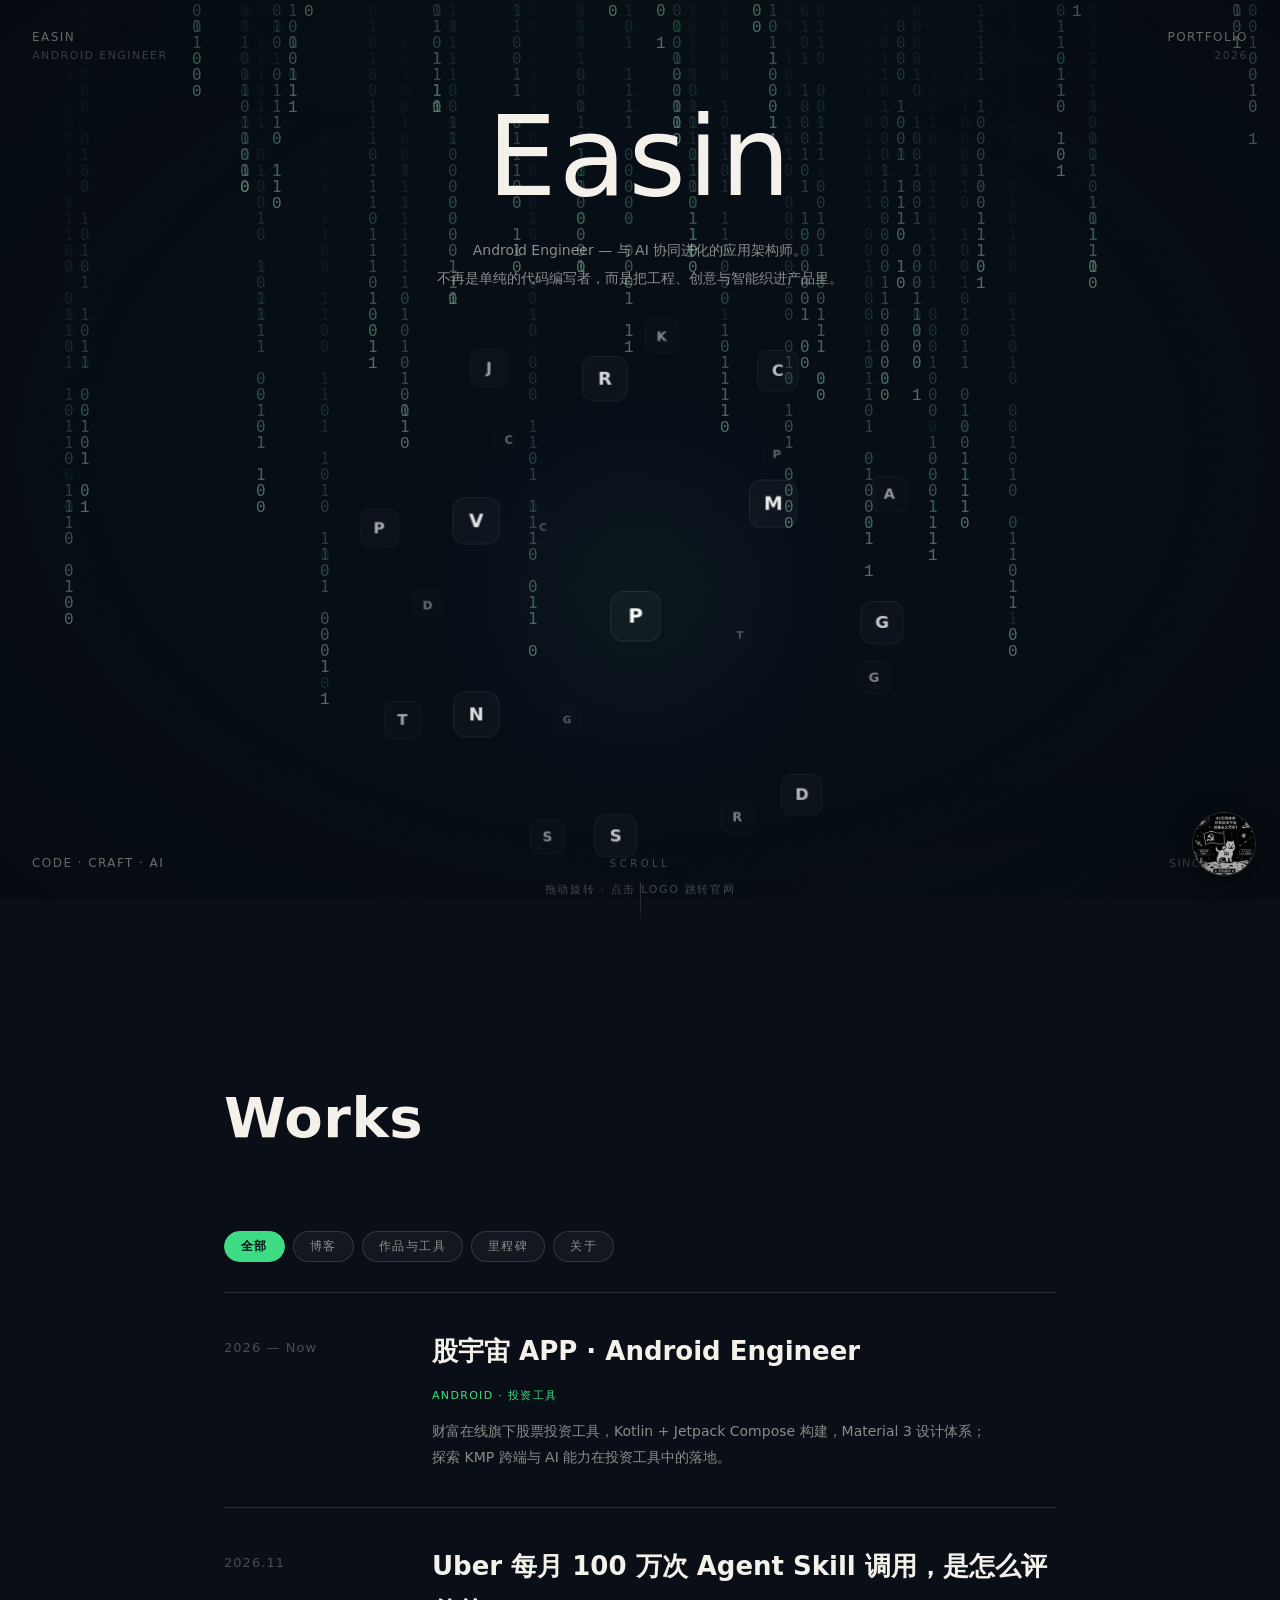
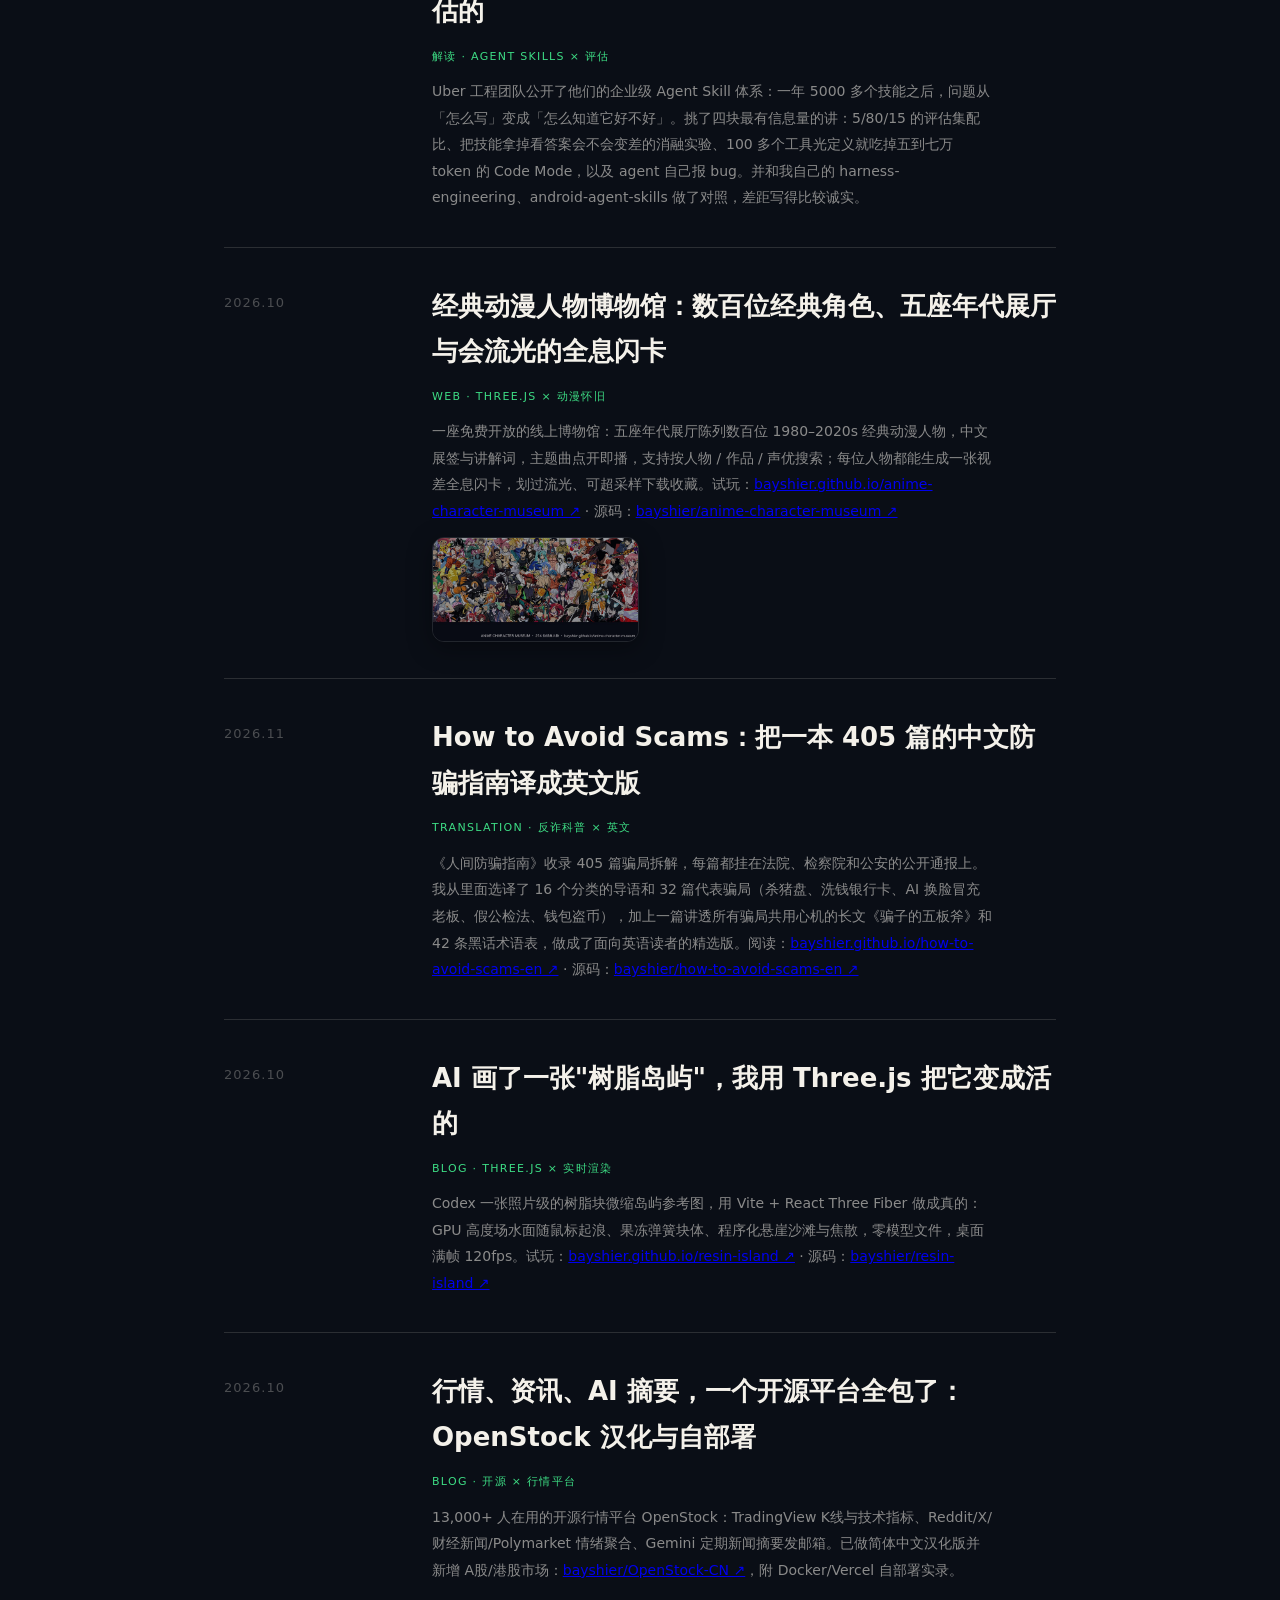
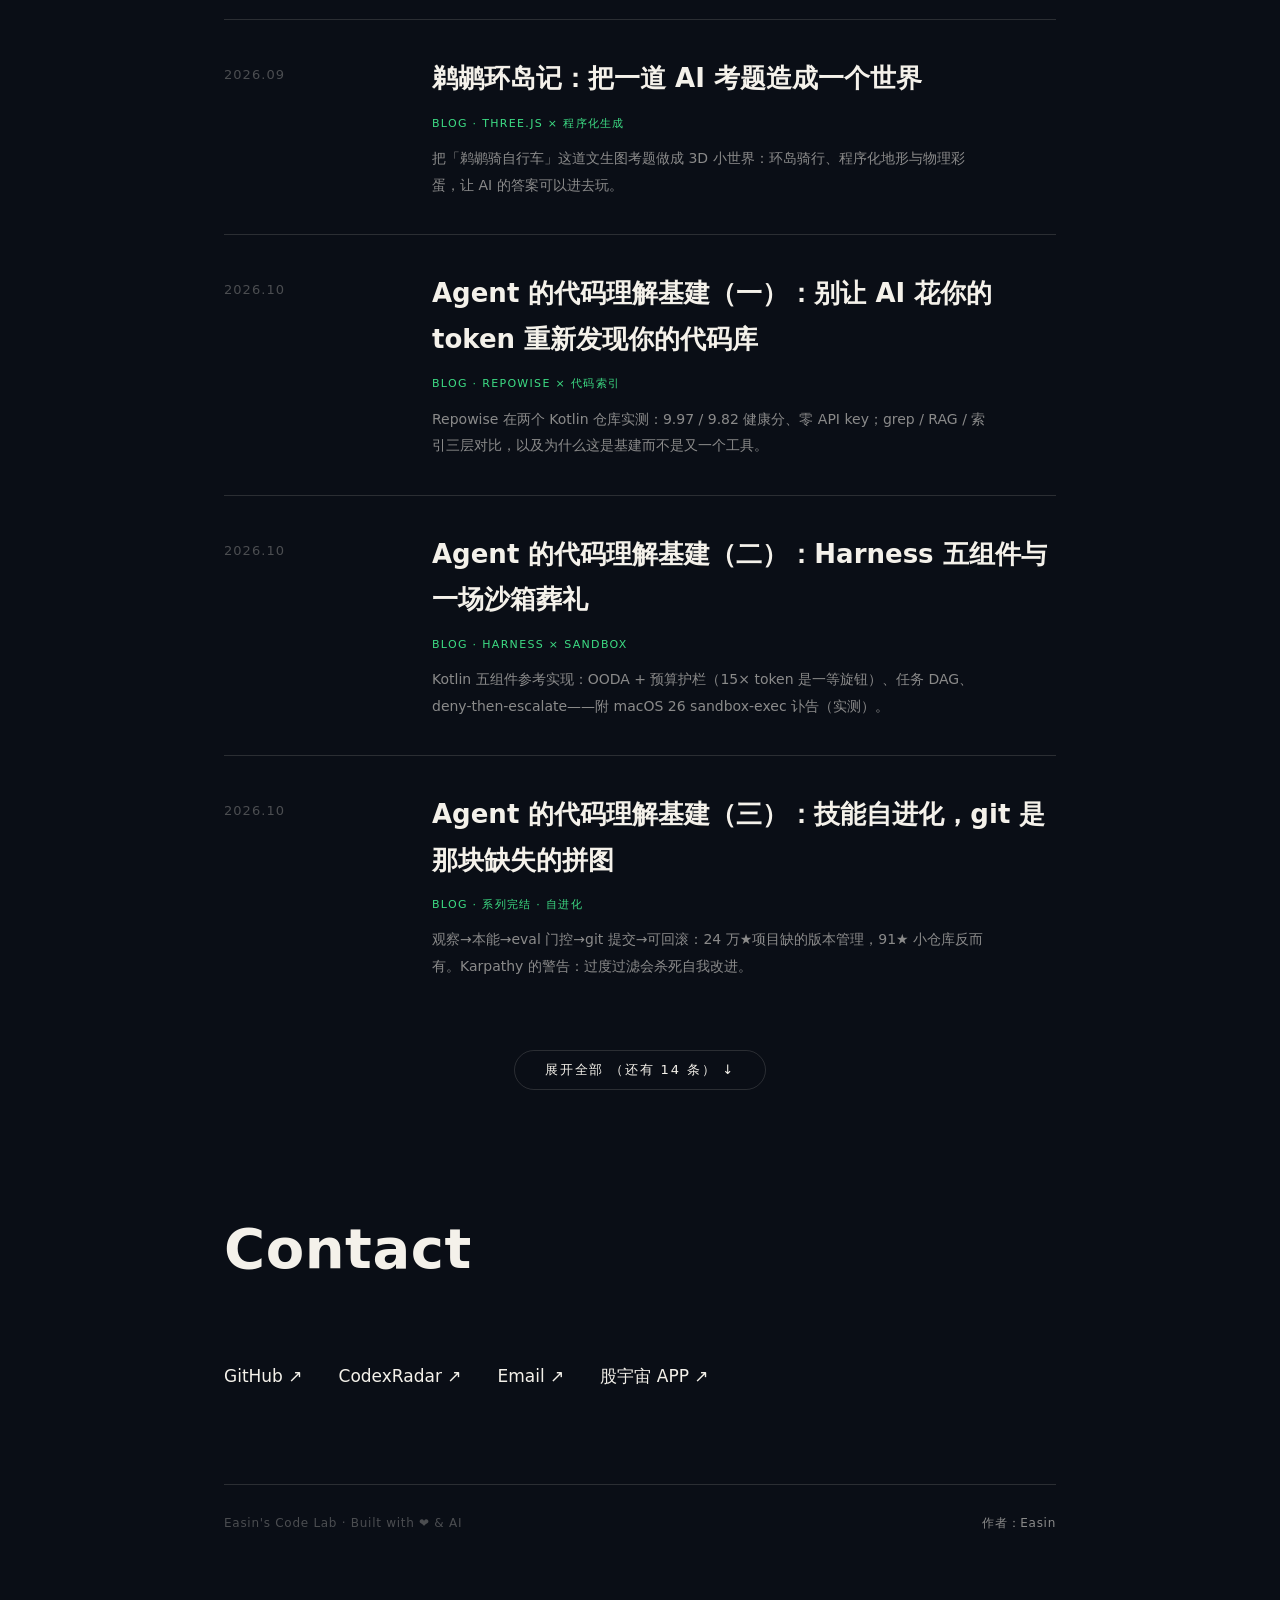
<file: index.html>
<!DOCTYPE html>
<html lang="zh-CN">

<head>
    <meta charset="UTF-8">
    <meta name="viewport" content="width=device-width, initial-scale=1.0">
    <meta name="description" content="Easin — Android Engineer · Kotlin ✦ Compose · AI-Powered">
    <meta name="theme-color" content="#0a0e16">
    <title>Easin — Code · Craft · AI</title>
    <link rel="shortcut icon" href="icon_logo.png" type="image/png">
    <link rel="icon" href="icon_logo.png" type="image/png">
    <link rel="stylesheet" href="css/easin.css?v=20261015">
</head>

<body>
    <!-- ===== 黑客帝国数字雨背景（canvas 2D，参考经典 matrix rain 实现） ===== -->
    <canvas id="matrix-rain" aria-hidden="true"></canvas>

    <!-- ===== 角落标签（编辑风格） ===== -->
    <div class="corner corner-tl" aria-hidden="true">Easin<br><span>Android Engineer</span></div>
    <div class="corner corner-tr" aria-hidden="true">Portfolio<br><span>2026</span></div>
    <div class="corner corner-bl" aria-hidden="true">Code · Craft · AI</div>
    <div class="corner corner-br" aria-hidden="true">财富在线<br><span>Since 1999</span></div>

    <!-- 胶片噪点 + 暗角 -->
    <div class="noise-overlay" aria-hidden="true"></div>
    <div class="vignette" aria-hidden="true"></div>

    <!-- 角落常驻 noko 吉祥物（眼神追踪） -->
    <div class="noko-float" id="noko-float" aria-hidden="true">
        <img src="image/noko.png" alt="noko">
    </div>

    <main class="page">

        <!-- ===== Hero ===== -->
        <section class="s-hero" id="hero">
            <h1 class="hero-title">Easin</h1>
            <p class="hero-sub">Android Engineer — 与 AI 协同进化的应用架构师。<br>
                不再是单纯的代码编写者，而是把工程、创意与智能织进产品里。</p>

            <!-- 3D Logo 星球（页面唯一的主角视觉） -->
            <div class="hero-galaxy" id="hero-galaxy">
                <div class="hero-galaxy-scene" id="logo-sphere-scene">
                    <div class="logo-sphere" id="logo-sphere"></div>
                </div>
            </div>
            <div class="galaxy-hint">拖动旋转 · 点击 logo 跳转官网</div>

            <div class="scroll-ind" aria-hidden="true"><span>SCROLL</span><i></i></div>
        </section>

        <!-- ===== Works 时间线作品（Résumé + Works 合并，标题可点击跳转） ===== -->
        <section class="s-block" id="works">
            <h2>Works</h2>
            <div class="tl-filter" id="tl-filter">
                <button class="tl-btn is-active" data-filter="all">全部</button>
                <button class="tl-btn" data-filter="blog">博客</button>
                <button class="tl-btn" data-filter="work">作品与工具</button>
                <button class="tl-btn" data-filter="milestone">里程碑</button>
                <button class="tl-btn" data-filter="about">关于</button>
            </div>

            <article class="entry" data-cat="about">
                <div class="entry-years">2026 — Now</div>
                <div class="entry-body">
                    <h3><a href="https://sj.qq.com/appdetail/com.stock.universe" target="_blank" rel="noopener">股宇宙 APP · Android Engineer</a></h3>
                    <div class="entry-tag">Android · 投资工具</div>
                    <p>财富在线旗下股票投资工具，Kotlin + Jetpack Compose 构建，Material 3 设计体系；探索 KMP 跨端与 AI 能力在投资工具中的落地。</p>
                </div>
            </article>

            <article class="entry" data-cat="blog">
                <div class="entry-years">2026.11</div>
                <div class="entry-body">
                    <h3><a href="article-uber-agent-skills.html">Uber 每月 100 万次 Agent Skill 调用，是怎么评估的</a></h3>
                    <div class="entry-tag">解读 · Agent Skills × 评估</div>
                    <p>Uber 工程团队公开了他们的企业级 Agent Skill 体系：一年 5000 多个技能之后，问题从「怎么写」变成「怎么知道它好不好」。挑了四块最有信息量的讲：5/80/15 的评估集配比、把技能拿掉看答案会不会变差的消融实验、100 多个工具光定义就吃掉五到七万 token 的 Code Mode，以及 agent 自己报 bug。并和我自己的 harness-engineering、android-agent-skills 做了对照，差距写得比较诚实。</p>
                </div>
            </article>

            <article class="entry" data-cat="work">
                <div class="entry-years">2026.10</div>
                <div class="entry-body">
                    <h3><a href="article-anime-museum.html">经典动漫人物博物馆：数百位经典角色、五座年代展厅与会流光的全息闪卡</a></h3>
                    <div class="entry-tag">Web · Three.js × 动漫怀旧</div>
                    <p>一座免费开放的线上博物馆：五座年代展厅陈列数百位 1980–2020s 经典动漫人物，中文展签与讲解词，主题曲点开即播，支持按人物 / 作品 / 声优搜索；每位人物都能生成一张视差全息闪卡，划过流光、可超采样下载收藏。试玩：<a href="https://bayshier.github.io/anime-character-museum/" target="_blank" rel="noopener">bayshier.github.io/anime-character-museum ↗</a> · 源码：<a href="https://github.com/bayshier/anime-character-museum" target="_blank" rel="noopener">bayshier/anime-character-museum ↗</a></p>
                    <img class="entry-img" src="image/anime-collage-banner.jpg" alt="经典动漫人物博物馆 · 人物大合集" loading="lazy" onclick="window.open('https://bayshier.github.io/anime-character-museum/','_blank')" title="点击进入博物馆">
                </div>
            </article>

                    <article class="entry" data-cat="work">
                        <div class="entry-years">2026.11</div>
                        <div class="entry-body">
                            <h3><a href="https://bayshier.github.io/how-to-avoid-scams-en/">How to Avoid Scams：把一本 405 篇的中文防骗指南译成英文版</a></h3>
                            <div class="entry-tag">Translation · 反诈科普 × 英文</div>
                            <p>《人间防骗指南》收录 405 篇骗局拆解，每篇都挂在法院、检察院和公安的公开通报上。我从里面选译了 16 个分类的导语和 32 篇代表骗局（杀猪盘、洗钱银行卡、AI 换脸冒充老板、假公检法、钱包盗币），加上一篇讲透所有骗局共用心机的长文《骗子的五板斧》和 42 条黑话术语表，做成了面向英语读者的精选版。阅读：<a href="https://bayshier.github.io/how-to-avoid-scams-en/" target="_blank" rel="noopener">bayshier.github.io/how-to-avoid-scams-en ↗</a> · 源码：<a href="https://github.com/bayshier/how-to-avoid-scams-en" target="_blank" rel="noopener">bayshier/how-to-avoid-scams-en ↗</a></p>
                        </div>
                    </article>

            <article class="entry" data-cat="blog">
                <div class="entry-years">2026.10</div>
                <div class="entry-body">
                    <h3><a href="https://bayshier.github.io/GYZApp/blog-resinisland.html">AI 画了一张"树脂岛屿"，我用 Three.js 把它变成活的</a></h3>
                    <div class="entry-tag">Blog · Three.js × 实时渲染</div>
                    <p>Codex 一张照片级的树脂块微缩岛屿参考图，用 Vite + React Three Fiber 做成真的：GPU 高度场水面随鼠标起浪、果冻弹簧块体、程序化悬崖沙滩与焦散，零模型文件，桌面满帧 120fps。试玩：<a href="https://bayshier.github.io/resin-island/" target="_blank" rel="noopener">bayshier.github.io/resin-island ↗</a> · 源码：<a href="https://github.com/bayshier/resin-island" target="_blank" rel="noopener">bayshier/resin-island ↗</a></p>
                </div>
            </article>

            <article class="entry" data-cat="blog">
                <div class="entry-years">2026.10</div>
                <div class="entry-body">
                    <h3><a href="https://bayshier.github.io/GYZApp/blog-openstock.html">行情、资讯、AI 摘要，一个开源平台全包了：OpenStock 汉化与自部署</a></h3>
                    <div class="entry-tag">Blog · 开源 × 行情平台</div>
                    <p>13,000+ 人在用的开源行情平台 OpenStock：TradingView K线与技术指标、Reddit/X/财经新闻/Polymarket 情绪聚合、Gemini 定期新闻摘要发邮箱。已做简体中文汉化版并新增 A股/港股市场：<a href="https://github.com/bayshier/OpenStock-CN" target="_blank" rel="noopener">bayshier/OpenStock-CN ↗</a>，附 Docker/Vercel 自部署实录。</p>
                </div>
            </article>

            <article class="entry" data-cat="blog">
                <div class="entry-years">2026.09</div>
                <div class="entry-body">
                    <h3><a href="https://bayshier.github.io/GYZApp/blog-pelican-isle.html" target="_blank" rel="noopener">鹈鹕环岛记：把一道 AI 考题造成一个世界</a></h3>
                    <div class="entry-tag">Blog · Three.js × 程序化生成</div>
                    <p>把「鹈鹕骑自行车」这道文生图考题做成 3D 小世界：环岛骑行、程序化地形与物理彩蛋，让 AI 的答案可以进去玩。</p>
                </div>
            </article>


            <article class="entry" data-cat="blog">
                <div class="entry-years">2026.10</div>
                <div class="entry-body">
                    <h3><a href="https://bayshier.github.io/GYZApp/blog-agent-codeintel.html" target="_blank" rel="noopener">Agent 的代码理解基建（一）：别让 AI 花你的 token 重新发现你的代码库</a></h3>
                    <div class="entry-tag">Blog · Repowise × 代码索引</div>
                    <p>Repowise 在两个 Kotlin 仓库实测：9.97 / 9.82 健康分、零 API key；grep / RAG / 索引三层对比，以及为什么这是基建而不是又一个工具。</p>
                </div>
            </article>

            <article class="entry" data-cat="blog">
                <div class="entry-years">2026.10</div>
                <div class="entry-body">
                    <h3><a href="https://bayshier.github.io/GYZApp/blog-agent-harness.html" target="_blank" rel="noopener">Agent 的代码理解基建（二）：Harness 五组件与一场沙箱葬礼</a></h3>
                    <div class="entry-tag">Blog · Harness × Sandbox</div>
                    <p>Kotlin 五组件参考实现：OODA + 预算护栏（15× token 是一等旋钮）、任务 DAG、deny-then-escalate——附 macOS 26 sandbox-exec 讣告（实测）。</p>
                </div>
            </article>

            <article class="entry" data-cat="blog">
                <div class="entry-years">2026.10</div>
                <div class="entry-body">
                    <h3><a href="https://bayshier.github.io/GYZApp/blog-agent-skill-evolution.html" target="_blank" rel="noopener">Agent 的代码理解基建（三）：技能自进化，git 是那块缺失的拼图</a></h3>
                    <div class="entry-tag">Blog · 系列完结 · 自进化</div>
                    <p>观察→本能→eval 门控→git 提交→可回滚：24 万★项目缺的版本管理，91★ 小仓库反而有。Karpathy 的警告：过度过滤会杀死自我改进。</p>
                </div>
            </article>


            <article class="entry" data-cat="blog">
                <div class="entry-years">2026.09</div>
                <div class="entry-body">
                    <h3><a href="https://bayshier.github.io/GYZApp/blog-floorplan-web.html">当我给装修设计工具换上 AI 素材，它变成了娃娃屋</a></h3>
                    <div class="entry-tag">Blog · AI 素材 × 图像生成</div>
                    <p>用内网 qwen-image-2.0-pro 生成 26 张可爱风素材（主视觉/20 张透明家具俯视图标/5 种无缝地板），把装修设计工具从工程图纸变成娃娃屋——后来娃娃屋里还住进了猫。附批量风格一致提示词与边界泛洪去底脚本。</p>
                </div>
            </article>

            <article class="entry" data-cat="blog">
                <div class="entry-years">2026.09</div>
                <div class="entry-body">
                    <h3><a href="https://bayshier.github.io/GYZApp/blog-destroy-web.html">粉碎任意网页：把整个互联网变成射击关卡</a></h3>
                    <div class="entry-tag">Blog · 可破坏地形 × 净室复刻</div>
                    <p>扒闭源原作反推架构：Worms 式掩码+画布双层地形、DOM→像素排版、公共代理全军覆没实测、出生龛与击杀顿帧。试玩：<a href="https://bayshier.github.io/destroy/" target="_blank" rel="noopener">bayshier.github.io/destroy ↗</a> · 源码：<a href="https://github.com/bayshier/destroy" target="_blank" rel="noopener">bayshier/destroy ↗</a></p>
                </div>
            </article>

            <article class="entry" data-cat="blog">
                <div class="entry-years">2026.09</div>
                <div class="entry-body">
                    <h3><a href="https://bayshier.github.io/GYZApp/blog-nikki-match3.html">从消消乐到游戏合集：Nikki 猫宇宙开发实录</a></h3>
                    <div class="entry-tag">Blog · 游戏合集 × 原生 JS</div>
                    <p>从一只消消乐长成六游戏合集 + 猫咪图鉴：113 行公共代码实现统一钱包、日期哈希每日挑战、跨游戏图鉴解锁；消消乐 2.0 新增 L 形炸弹、马里奥跑入式补位与 KFC 疯四主题弹窗。</p>
                </div>
            </article>

            <article class="entry" data-cat="milestone">
                <div class="entry-years">2026.09</div>
                <div class="entry-body">
                    <h3>一周烧掉 40 亿 Token 🤯</h3>
                    <div class="entry-tag">AI 协同编程 · 里程碑</div>
                    <p>AI 编程助手本周用量：<strong>4,000,000,000 tokens</strong> used this week——"与 AI 协同进化"不是口号，是账单级的火力证明。</p>
                    <img class="entry-img" src="image/token-4b.png" alt="tokens used this week: 4B" loading="lazy" onclick="window.open(this.src,'_blank')" title="点击查看大图">
                </div>
            </article>

            <article class="entry" data-cat="blog">
                <div class="entry-years">2026.09</div>
                <div class="entry-body">
                    <h3><a href="https://bayshier.github.io/GYZApp/blog-jenkins-harmony.html">一条流水线，两个系统：双端自动化打包实录</a></h3>
                    <div class="entry-tag">Blog · CI/CD × HarmonyOS</div>
                    <p>一条 Jenkins 流水线跑完 Android 签名→蒲公英→鸿蒙签名→AGC→GitHub Pages 下载页更新。Playwright 无头过蒲公英验证码、tkinter 弹窗让签名密码不进脚本不进日志，一次提交双端齐发。</p>
                </div>
            </article>

            <article class="entry" data-cat="blog">
                <div class="entry-years">2026.09</div>
                <div class="entry-body">
                    <h3><a href="https://bayshier.github.io/GYZApp/blog-jenkins-notify.html">Jenkins 打包通知体系搭建实录</a></h3>
                    <div class="entry-tag">Blog · CI/CD × Jenkins</div>
                    <p>GitLab Webhook → Jenkins 自动打包 → 蒲公英上传 → 企业微信双群通知，全程无人工。打包正确性三件套（强制检出/merge 跳过/同分支去重）与 12 个实战踩坑解法，附改配置的运维 SOP。</p>
                </div>
            </article>

            <article class="entry" data-cat="blog">
                <div class="entry-years">2026.08</div>
                <div class="entry-body">
                    <h3><a href="https://bayshier.github.io/GYZApp/blog-pelican-bicycle.html" target="_blank" rel="noopener">鹈鹕骑自行车测试：9 个国产模型横评</a></h3>
                    <div class="entry-tag">Blog · 文生图 × 横评</div>
                    <p>一道文生图考题的横向评测：谁画对了鹈鹕、自行车与物理？文末新增第七章续作《鹈鹕环岛记》3D 游戏。</p>
                </div>
            </article>


            <article class="entry" data-cat="work">
                <div class="entry-years">2026.08</div>
                <div class="entry-body">
                    <h3><a href="https://bayshier.github.io/GYZApp/quiz.html">证券从业考试学习系统</a></h3>
                    <div class="entry-tag">Web · 考试学习</div>
                    <p>股宇宙知识库旗下：2456 题题库（2019-2024 六年真题 + 章节练习 + 考前冲刺，含解析）+ 24 篇知识点全文，间隔复习与薄弱雷达，本地离线可用。</p>
                </div>
            </article>

            <article class="entry" data-cat="blog">
                <div class="entry-years">2026.08</div>
                <div class="entry-body">
                    <h3><a href="https://bayshier.github.io/GYZApp/blog-harness-engineering.html">Harness Engineering：企业级多Agent协同实战</a></h3>
                    <div class="entry-tag">Blog · Multi-Agent × Sandbox</div>
                    <p>Kotlin 参考实现五个组件：OODA 循环与 token 护栏、fail-closed 沙箱接缝、git 版本化的自进化 Skill、任务 DAG、诚实边界。附 macOS 26 sandbox-exec 实测翻车现场。</p>
                </div>
            </article>

            <article class="entry" data-cat="blog">
                <div class="entry-years">2026.08</div>
                <div class="entry-body">
                    <h3><a href="https://bayshier.github.io/GYZApp/blog-kline-vision.html">宇树腰斩这4天，我让 AI 读了读它的K线——它回了四个字：瀑布线</a></h3>
                    <div class="entry-tag">Blog · 多模态 AI × K线</div>
                    <p>用 kline-vision 渲染宇树上市4日真实K线并让视觉大模型判读：断头铡刀、瀑布线。头肩顶/W底/旗形 3/3 盲测全对，附标签由构造保证的评测集与 T+1 回放引擎。</p>
                </div>
            </article>

            <article class="entry" data-cat="blog">
                <div class="entry-years">2026.08</div>
                <div class="entry-body">
                    <h3><a href="https://bayshier.github.io/GYZApp/blog-kotlin-mcp.html">我给 AI 写了两个 Kotlin MCP 服务器</a></h3>
                    <div class="entry-tag">Blog · MCP × Kotlin</div>
                    <p>看懂 A股的 kline-mcp + 操控安卓的 android-mcp：架构决策，和那些搜索引擎搜不到的坑——TLS 指纹拦截、会撒谎的容灾、11 字节的截图。</p>
                </div>
            </article>

            <article class="entry" data-cat="work">
                <div class="entry-years">2026.07</div>
                <div class="entry-body">
                    <h3><a href="https://bayshier.github.io/GYZApp/knowledge.html">股宇宙知识库</a></h3>
                    <div class="entry-tag">Web · 教学百科</div>
                    <p>股票基础教学百科，33 篇教程覆盖 K线、均线、技术指标、基本面、港美股与玄学板块，附 3D 关键词星球、财经黄页与 30 条术语表。</p>
                </div>
            </article>

            <article class="entry" data-cat="work">
                <div class="entry-years">2026.07</div>
                <div class="entry-body">
                    <h3><a href="https://bayshier.github.io/GYZApp/cfzx2027.html" target="_blank" rel="noopener">财富在线 27 周年庆</a></h3>
                    <div class="entry-tag">Web · 专题页</div>
                    <p>周年视频、发展历程、留影墙——记录 1999 年启航至今「专业 · 进取 · 务实」的 27 年金融信息服务历程。</p>
                </div>
            </article>

            <article class="entry" data-cat="about">
                <div class="entry-years">2026</div>
                <div class="entry-body">
                    <h3><a href="https://github.com/bayshier" target="_blank" rel="noopener">GitHub 开源</a></h3>
                    <div class="entry-tag">Open Source</div>
                    <p>kline-mcp、android-mcp、android-agent-skills、Compose-MVI-KLine——个人开源项目与代码仓库，持续更新中。</p>
                </div>
            </article>

            <div class="tl-more-wrap">
                <button class="tl-more" id="tl-more">展开全部 <span id="tl-more-count"></span> ↓</button>
            </div>
        </section>

        <!-- ===== Contact ===== -->
        <section class="s-block s-contact" id="contact">
            <h2>Contact</h2>
            <div class="contact-links">
                <a href="https://github.com/bayshier" target="_blank" rel="noopener">GitHub ↗</a>
                <a href="https://deng.codexradar.com/" target="_blank" rel="noopener">CodexRadar ↗</a>
                <a href="mailto:Easinex@gmail.com">Email ↗</a>
                <a href="https://sj.qq.com/appdetail/com.stock.universe" target="_blank" rel="noopener">股宇宙 APP ↗</a>
            </div>
            <footer class="footer">
                <div>Easin's Code Lab · Built with ❤️ & AI</div>
                <div class="author"><a href="https://github.com/bayshier" target="_blank" rel="noopener">作者：Easin</a></div>
            </footer>
        </section>

    </main>

    <!-- 黑客帝国数字雨 -->
    <script src="js/matrix-rain.js"></script>
    <script src="js/timeline.js"></script>

    <!-- Logo 星球 3D 旋转 -->
    <script>
    (function () {
        'use strict';
        var ICON_CDN = 'https://cdn.simpleicons.org/';
        var LOGOS = [
            // AI 大模型
            { name: 'ChatGPT',    icon: 'chatbot',      color: '#74AA9C', url: 'https://chat.openai.com' },
            { name: 'Claude',     icon: 'anthropic',    color: '#D97757', url: 'https://claude.ai' },
            { name: 'DeepSeek',   icon: 'deepseek',     color: '#4D6BFE', url: 'https://www.deepseek.com' },
            { name: 'Gemini',     icon: 'googlegemini', color: '#8E75B9', url: 'https://gemini.google.com' },
            { name: 'TensorFlow', icon: 'tensorflow',   color: '#FF6F00', url: 'https://www.tensorflow.org' },
            { name: 'PyTorch',    icon: 'pytorch',      color: '#EE4C2C', url: 'https://pytorch.org' },
            // 语言
            { name: 'Kotlin',     icon: 'kotlin',       color: '#7F52FF', url: 'https://kotlinlang.org' },
            { name: 'Java',       icon: 'openjdk',      color: '#ED8B00', url: 'https://dev.java' },
            { name: 'Python',     icon: 'python',       color: '#3776AB', url: 'https://www.python.org' },
            { name: 'TypeScript', icon: 'typescript',   color: '#3178C6', url: 'https://www.typescriptlang.org' },
            { name: 'Swift',      icon: 'swift',        color: '#F05138', url: 'https://www.swift.org' },
            { name: 'Rust',       icon: 'rust',         color: '#CE422B', url: 'https://www.rust-lang.org' },
            { name: 'Go',         icon: 'go',           color: '#00ADD8', url: 'https://go.dev' },
            // 移动 & 前端
            { name: 'Android',    icon: 'android',      color: '#3DDC84', url: 'https://developer.android.com' },
            { name: 'Compose',    icon: 'jetpackcompose', color: '#4285F4', url: 'https://developer.android.com/jetpack/compose' },
            { name: 'React',      icon: 'react',        color: '#61DAFB', url: 'https://react.dev' },
            { name: 'Vue.js',     icon: 'vuedotjs',     color: '#4FC08D', url: 'https://vuejs.org' },
            { name: 'Node.js',    icon: 'nodedotjs',    color: '#5FA04E', url: 'https://nodejs.org' },
            // 后端 & 工具
            { name: 'Spring',     icon: 'spring',       color: '#6DB33F', url: 'https://spring.io' },
            { name: 'Docker',     icon: 'docker',       color: '#2496ED', url: 'https://www.docker.com' },
            { name: 'Git',        icon: 'git',          color: '#F05032', url: 'https://git-scm.com' },
            { name: 'MongoDB',    icon: 'mongodb',      color: '#47A248', url: 'https://www.mongodb.com' },
            { name: 'PostgreSQL', icon: 'postgresql',   color: '#4169E1', url: 'https://www.postgresql.org' },
        ];

        var sphere = document.getElementById('logo-sphere');
        var scene  = document.getElementById('logo-sphere-scene');
        if (!sphere || !scene) return;

        /* 生成 logo 元素（<a> 标签，点击跳转官网） */
        var items = [];
        var dragMoved = false; // 区分拖拽和点击

        LOGOS.forEach(function (logo) {
            var el = document.createElement('a');
            el.className = 'logo-sphere-item';
            el.title = logo.name + ' ↗';
            el.href = logo.url || '#';
            el.target = '_blank';
            el.rel = 'noopener noreferrer';
            var img = document.createElement('img');
            img.src = ICON_CDN + logo.icon;
            img.alt = logo.name;
            img.onerror = function () {
                this.style.display = 'none';
                el.textContent = logo.name.charAt(0);
                el.style.fontSize = '18px';
                el.style.fontWeight = '700';
                el.style.color = logo.color;
            };
            el.appendChild(img);
            sphere.appendChild(el);
            items.push(el);
        });

        /* Fibonacci 球面分布 */
        var n = LOGOS.length;
        var r = 30; // 球半径（vmin）
        var sphereData = LOGOS.map(function (_, i) {
            var phi = Math.acos(-1 + (2 * i) / n);
            var theta = Math.sqrt(n * Math.PI) * phi;
            return {
                x: r * Math.cos(theta) * Math.sin(phi),
                y: r * Math.sin(theta) * Math.sin(phi),
                z: r * Math.cos(phi)
            };
        });

        /* 拖拽旋转 */
        var rotX = -15, rotY = 0;
        var autoSpeed = 0.4;
        var dragging = false;
        var lastX = 0, lastY = 0;
        var velocityX = 0, velocityY = 0;
        var cache = sphereData.map(function () { return { tf: '', op: '', z: -1 }; });

        function updatePositions() {
            var radX = rotX * Math.PI / 180;
            var radY = rotY * Math.PI / 180;
            var sx = Math.sin(radX), cx = Math.cos(radX);
            var sy = Math.sin(radY), cy = Math.cos(radY);

            for (var i = 0; i < sphereData.length; i++) {
                var d = sphereData[i];
                var x1 = d.x * cy + d.z * sy;
                var z1 = -d.x * sy + d.z * cy;
                var y1 = d.y * cx - z1 * sx;
                var z2 = d.y * sx + z1 * cx;

                var el = items[i];
                var c = cache[i];
                var depth = (z2 + r) / (2 * r);
                var scale = 0.55 + depth * 0.55;
                var opacity = 0.25 + depth * 0.75;

                var tf = 'translate3d(' + x1.toFixed(1) + 'vmin,' + y1.toFixed(1) + 'vmin,0)'
                    + ' translate(-50%,-50%)'
                    + ' scale(' + scale.toFixed(2) + ')';
                if (tf !== c.tf) { el.style.transform = tf; c.tf = tf; }
                var op2 = opacity.toFixed(2);
                if (op2 !== c.op) { el.style.opacity = op2; c.op = op2; }
                var z = Math.round(depth * 10);
                if (z !== c.z) { el.style.zIndex = z; c.z = z; }
            }
        }

        function tick() {
            if (!dragging) {
                rotY += autoSpeed + velocityY;
                rotX += velocityX;
                velocityY *= 0.92;
                velocityX *= 0.92;
                if (rotX > 30) rotX = 30;
                if (rotX < -60) rotX = -60;
            }
            if (!document.hidden) {
                updatePositions();
            }
            setTimeout(tick, 33);
        }

        /* 鼠标拖拽 + 点击跳转 */
        scene.addEventListener('mousedown', function (e) {
            dragging = true;
            dragMoved = false;
            lastX = e.clientX;
            lastY = e.clientY;
            velocityX = 0;
            velocityY = 0;
        });
        window.addEventListener('mousemove', function (e) {
            if (!dragging) return;
            var dx = e.clientX - lastX;
            var dy = e.clientY - lastY;
            if (Math.abs(dx) > 3 || Math.abs(dy) > 3) dragMoved = true;
            rotY += dx * 0.4;
            rotX -= dy * 0.4;
            if (rotX > 30) rotX = 30;
            if (rotX < -60) rotX = -60;
            velocityY = dx * 0.15;
            velocityX = -dy * 0.15;
            lastX = e.clientX;
            lastY = e.clientY;
        });
        window.addEventListener('mouseup', function () { dragging = false; });

        /* 阻止拖拽后触发链接跳转 */
        sphere.addEventListener('click', function (e) {
            if (dragMoved) {
                e.preventDefault();
                e.stopPropagation();
            }
        });

        /* 触摸拖拽 */
        scene.addEventListener('touchstart', function (e) {
            if (e.touches.length !== 1) return;
            dragging = true;
            dragMoved = false;
            lastX = e.touches[0].clientX;
            lastY = e.touches[0].clientY;
            velocityX = 0;
            velocityY = 0;
        }, { passive: true });
        scene.addEventListener('touchmove', function (e) {
            if (!dragging || e.touches.length !== 1) return;
            var dx = e.touches[0].clientX - lastX;
            var dy = e.touches[0].clientY - lastY;
            if (Math.abs(dx) > 3 || Math.abs(dy) > 3) dragMoved = true;
            rotY += dx * 0.4;
            rotX -= dy * 0.4;
            if (rotX > 30) rotX = 30;
            if (rotX < -60) rotX = -60;
            velocityY = dx * 0.15;
            velocityX = -dy * 0.15;
            lastX = e.touches[0].clientX;
            lastY = e.touches[0].clientY;
        }, { passive: true });
        scene.addEventListener('touchend', function () { dragging = false; });

        /* 启动 */
        tick();
    })();
    </script>

    <script>
    (function () {
        'use strict';
        var reduceMotion = window.matchMedia('(prefers-reduced-motion: reduce)').matches;

        /* ---------- 1. noko 眼神/头部追踪 ---------- */
        var noko = document.getElementById('noko-float');
        if (noko && !reduceMotion && window.matchMedia('(pointer:fine)').matches) {
            var targetRX = 0, targetRY = 0, curRX = 0, curRY = 0, rafId = null;
            var hovering = false;

            window.addEventListener('mousemove', function (e) {
                var r = noko.getBoundingClientRect();
                var cx = r.left + r.width / 2;
                var cy = r.top + r.height / 2;
                var dx = (e.clientX - cx) / window.innerWidth;
                var dy = (e.clientY - cy) / window.innerHeight;
                targetRY = Math.max(-1, Math.min(1, dx * 3)) * 8;
                targetRX = Math.max(-1, Math.min(1, dy * 3)) * -6;
                if (!rafId) tick();
            }, { passive: true });

            noko.addEventListener('mouseenter', function () { hovering = true; });
            noko.addEventListener('mouseleave', function () { hovering = false; });

            function tick() {
                curRX += (targetRX - curRX) * 0.12;
                curRY += (targetRY - curRY) * 0.12;
                var s = hovering ? 1.12 : 1;
                noko.style.transform =
                    'translateY(' + (hovering ? -3 : 0) + 'px)' +
                    ' rotateX(' + curRX.toFixed(2) + 'deg)' +
                    ' rotateY(' + curRY.toFixed(2) + 'deg)' +
                    ' scale(' + s + ')';
                if (Math.abs(targetRX - curRX) > 0.05 || Math.abs(targetRY - curRY) > 0.05 || hovering) {
                    rafId = requestAnimationFrame(tick);
                } else {
                    rafId = null;
                }
            }
        }

        /* ---------- 2. 滚动入场动画 ---------- */
        if (!reduceMotion && 'IntersectionObserver' in window) {
            var io = new IntersectionObserver(function (entries) {
                entries.forEach(function (en) {
                    if (en.isIntersecting) {
                        en.target.classList.add('in-view');
                        io.unobserve(en.target);
                    }
                });
            }, { threshold: 0.12, rootMargin: '0px 0px -40px 0px' });

            var revealEls = document.querySelectorAll('.entry, .contact-links, .footer');
            revealEls.forEach(function (el, i) {
                el.classList.add('reveal');
                el.style.transitionDelay = (i % 4) * 80 + 'ms';
                io.observe(el);
            });

            /* 兜底 1：2 秒后仍在视口内却未触发 IO 的元素，直接显示
               （个别 WebView 的 IntersectionObserver 不回调） */
            setTimeout(function () {
                revealEls.forEach(function (el) {
                    if (el.classList.contains('in-view')) return;
                    var rect = el.getBoundingClientRect();
                    if (rect.top < window.innerHeight && rect.bottom > 0) {
                        el.classList.add('in-view');
                    }
                });
            }, 2000);

            /* 兜底 2：8 秒后全部强制显示——任何情况下内容都不允许永远隐形 */
            setTimeout(function () {
                revealEls.forEach(function (el) { el.classList.add('in-view'); });
            }, 8000);
        }

        /* ---------- 3. 背景视差 ---------- */
        if (!reduceMotion) {
            var bg = document.body;
            var ticking = false;
            window.addEventListener('scroll', function () {
                if (!ticking) {
                    window.requestAnimationFrame(function () {
                        var y = window.scrollY;
                        bg.style.setProperty('--bg-shift', (y * 0.12) + 'px');
                        ticking = false;
                    });
                    ticking = true;
                }
            }, { passive: true });
        }
    })();
    </script>
</body>

</html>
</file>
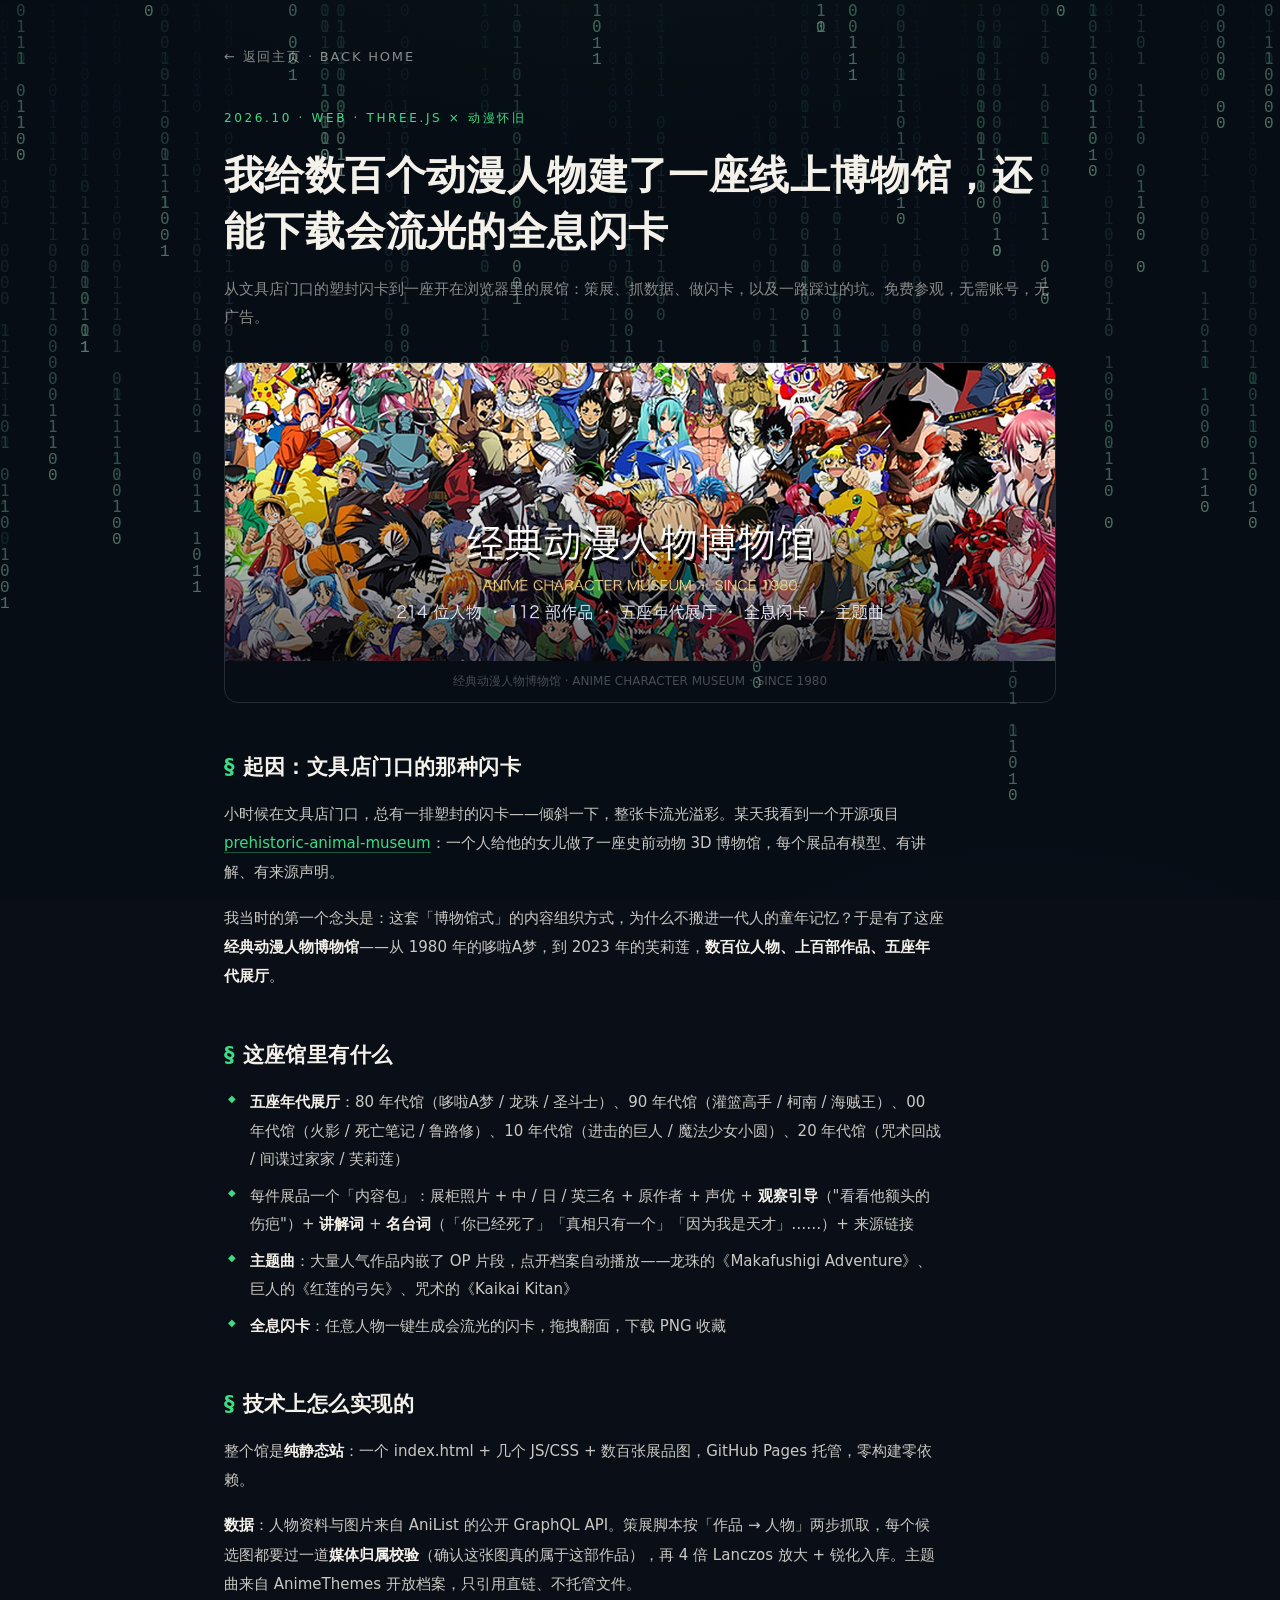
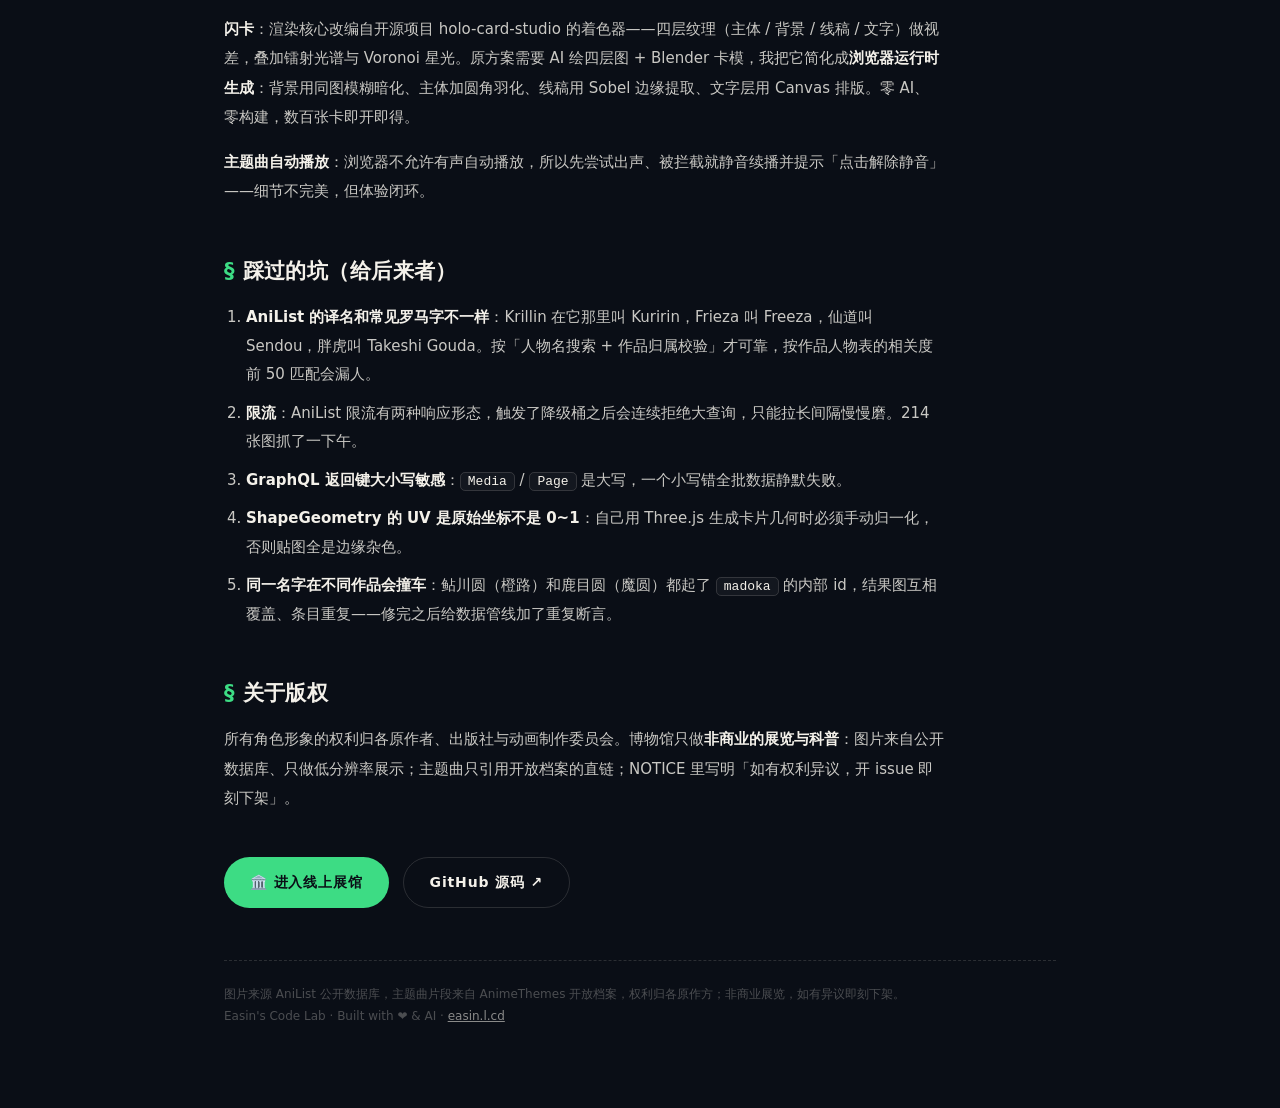
<file: article-anime-museum.html>
<!DOCTYPE html>
<html lang="zh-CN">
<head>
    <meta charset="UTF-8">
    <meta name="viewport" content="width=device-width, initial-scale=1.0">
    <title>我给数百个动漫人物建了一座线上博物馆 — Easin</title>
    <meta name="description" content="从策展、抓数据到全息闪卡：经典动漫人物博物馆从想法到上线的全过程。">
    <link rel="stylesheet" href="css/easin.css?v=20260914">
    <style>
        .back-link {
            display: inline-block; margin: 46px 0 34px;
            font-size: 13px; letter-spacing: .14em; color: var(--ink-dim);
            text-decoration: none; transition: color .2s;
        }
        .back-link:hover { color: var(--accent); }

        .article-head .entry-tag {
            font-size: 12px; letter-spacing: .22em; color: var(--accent);
            margin-bottom: 18px;
        }
        .article-head h1 {
            font-size: clamp(26px, 4.6vw, 40px); font-weight: 800; line-height: 1.4;
            letter-spacing: .01em; margin-bottom: 16px;
        }
        .article-head .article-lead {
            color: var(--ink-dim); font-size: 15px; line-height: 1.9; margin-bottom: 30px;
        }
        .article-hero { margin: 0 0 40px; border-radius: 14px; overflow: hidden; border: 1px solid var(--line); }
        .article-hero img { display: block; width: 100%; }
        .article-hero figcaption { font-size: 12px; color: var(--ink-faint); padding: 10px 4px; text-align: center; }

        .article-body { max-width: 720px; }
        .article-body h2 {
            font-size: 21px; font-weight: 800; margin: 46px 0 14px; letter-spacing: .02em;
        }
        .article-body h2::before { content: "§ "; color: var(--accent); }
        .article-body p { color: rgba(244, 241, 234, 0.82); font-size: 15px; line-height: 1.95; margin-bottom: 16px; }
        .article-body a { color: var(--accent); text-decoration: none; border-bottom: 1px solid rgba(61, 220, 132, .35); }
        .article-body a:hover { border-bottom-color: var(--accent); }
        .article-body ul { margin: 0 0 18px 4px; list-style: none; }
        .article-body ul li {
            color: rgba(244, 241, 234, 0.82); font-size: 15px; line-height: 1.9;
            padding-left: 22px; position: relative; margin-bottom: 8px;
        }
        .article-body ul li::before { content: "◆"; position: absolute; left: 0; top: 1px; font-size: 10px; color: var(--accent); }
        .article-body ol { margin: 0 0 18px 22px; }
        .article-body ol li { color: rgba(244, 241, 234, 0.82); font-size: 15px; line-height: 1.9; margin-bottom: 10px; }
        .article-body code {
            font-family: "SF Mono", Menlo, Consolas, monospace; font-size: 13px;
            background: var(--bg-elev); border: 1px solid var(--line);
            border-radius: 5px; padding: 1px 7px; color: var(--ink);
        }
        .article-body strong { color: var(--ink); }

        .article-cta {
            display: flex; gap: 14px; flex-wrap: wrap; margin: 44px 0 10px;
        }
        .article-cta a {
            display: inline-flex; align-items: center; gap: 8px;
            font-size: 14px; font-weight: 700; letter-spacing: .06em;
            color: #0a0e16; background: var(--accent); text-decoration: none;
            padding: 12px 26px; border-radius: 999px; transition: transform .18s, filter .18s;
        }
        .article-cta a:hover { transform: translateY(-2px); filter: brightness(1.08); }
        .article-cta a.ghost {
            background: transparent; color: var(--ink);
            border: 1px solid var(--line);
        }
        .article-cta a.ghost:hover { border-color: var(--accent); color: var(--accent); filter: none; }

        .article-foot {
            margin-top: 52px; padding-top: 22px; border-top: 1px dashed var(--line);
            font-size: 12px; color: var(--ink-faint); line-height: 1.9;
        }
        @media (max-width: 600px) { .back-link { margin-top: 30px; } }
    </style>
</head>
<body>
    <canvas id="matrix-rain"></canvas>

    <main class="page" style="padding-bottom: 80px;">
        <a class="back-link" href="./">← 返回主页 · BACK HOME</a>

        <header class="article-head">
            <div class="entry-tag">2026.10 · WEB · THREE.JS × 动漫怀旧</div>
            <h1>我给数百个动漫人物建了一座线上博物馆，还能下载会流光的全息闪卡</h1>
            <p class="article-lead">从文具店门口的塑封闪卡到一座开在浏览器里的展馆：策展、抓数据、做闪卡，以及一路踩过的坑。免费参观，无需账号，无广告。</p>
        </header>

        <figure class="article-hero">
            <img src="image/anime-museum-hero.jpg" alt="经典动漫人物博物馆 · 214 位经典人物 · 五座年代展厅" loading="lazy">
            <figcaption>经典动漫人物博物馆 · ANIME CHARACTER MUSEUM · SINCE 1980</figcaption>
        </figure>

        <div class="article-body">
            <h2>起因：文具店门口的那种闪卡</h2>
            <p>小时候在文具店门口，总有一排塑封的闪卡——倾斜一下，整张卡流光溢彩。某天我看到一个开源项目 <a href="https://github.com/s010s/prehistoric-animal-museum" target="_blank" rel="noopener">prehistoric-animal-museum</a>：一个人给他的女儿做了一座史前动物 3D 博物馆，每个展品有模型、有讲解、有来源声明。</p>
            <p>我当时的第一个念头是：这套「博物馆式」的内容组织方式，为什么不搬进一代人的童年记忆？于是有了这座<strong>经典动漫人物博物馆</strong>——从 1980 年的哆啦A梦，到 2023 年的芙莉莲，<strong>数百位人物、上百部作品、五座年代展厅</strong>。</p>

            <h2>这座馆里有什么</h2>
            <ul>
                <li><strong>五座年代展厅</strong>：80 年代馆（哆啦A梦 / 龙珠 / 圣斗士）、90 年代馆（灌篮高手 / 柯南 / 海贼王）、00 年代馆（火影 / 死亡笔记 / 鲁路修）、10 年代馆（进击的巨人 / 魔法少女小圆）、20 年代馆（咒术回战 / 间谍过家家 / 芙莉莲）</li>
                <li>每件展品一个「内容包」：展柜照片 + 中 / 日 / 英三名 + 原作者 + 声优 + <strong>观察引导</strong>（"看看他额头的伤疤"）+ <strong>讲解词</strong> + <strong>名台词</strong>（「你已经死了」「真相只有一个」「因为我是天才」……）+ 来源链接</li>
                <li><strong>主题曲</strong>：大量人气作品内嵌了 OP 片段，点开档案自动播放——龙珠的《Makafushigi Adventure》、巨人的《红莲的弓矢》、咒术的《Kaikai Kitan》</li>
                <li><strong>全息闪卡</strong>：任意人物一键生成会流光的闪卡，拖拽翻面，下载 PNG 收藏</li>
            </ul>

            <h2>技术上怎么实现的</h2>
            <p>整个馆是<strong>纯静态站</strong>：一个 index.html + 几个 JS/CSS + 数百张展品图，GitHub Pages 托管，零构建零依赖。</p>
            <p><strong>数据</strong>：人物资料与图片来自 AniList 的公开 GraphQL API。策展脚本按「作品 → 人物」两步抓取，每个候选图都要过一道<strong>媒体归属校验</strong>（确认这张图真的属于这部作品），再 4 倍 Lanczos 放大 + 锐化入库。主题曲来自 AnimeThemes 开放档案，只引用直链、不托管文件。</p>
            <p><strong>闪卡</strong>：渲染核心改编自开源项目 holo-card-studio 的着色器——四层纹理（主体 / 背景 / 线稿 / 文字）做视差，叠加镭射光谱与 Voronoi 星光。原方案需要 AI 绘四层图 + Blender 卡模，我把它简化成<strong>浏览器运行时生成</strong>：背景用同图模糊暗化、主体加圆角羽化、线稿用 Sobel 边缘提取、文字层用 Canvas 排版。零 AI、零构建，数百张卡即开即得。</p>
            <p><strong>主题曲自动播放</strong>：浏览器不允许有声自动播放，所以先尝试出声、被拦截就静音续播并提示「点击解除静音」——细节不完美，但体验闭环。</p>

            <h2>踩过的坑（给后来者）</h2>
            <ol>
                <li><strong>AniList 的译名和常见罗马字不一样</strong>：Krillin 在它那里叫 Kuririn，Frieza 叫 Freeza，仙道叫 Sendou，胖虎叫 Takeshi Gouda。按「人物名搜索 + 作品归属校验」才可靠，按作品人物表的相关度前 50 匹配会漏人。</li>
                <li><strong>限流</strong>：AniList 限流有两种响应形态，触发了降级桶之后会连续拒绝大查询，只能拉长间隔慢慢磨。214 张图抓了一下午。</li>
                <li><strong>GraphQL 返回键大小写敏感</strong>：<code>Media</code> / <code>Page</code> 是大写，一个小写错全批数据静默失败。</li>
                <li><strong>ShapeGeometry 的 UV 是原始坐标不是 0~1</strong>：自己用 Three.js 生成卡片几何时必须手动归一化，否则贴图全是边缘杂色。</li>
                <li><strong>同一名字在不同作品会撞车</strong>：鲇川圆（橙路）和鹿目圆（魔圆）都起了 <code>madoka</code> 的内部 id，结果图互相覆盖、条目重复——修完之后给数据管线加了重复断言。</li>
            </ol>

            <h2>关于版权</h2>
            <p>所有角色形象的权利归各原作者、出版社与动画制作委员会。博物馆只做<strong>非商业的展览与科普</strong>：图片来自公开数据库、只做低分辨率展示；主题曲只引用开放档案的直链；NOTICE 里写明「如有权利异议，开 issue 即刻下架」。</p>
        </div>

        <div class="article-cta">
            <a href="https://bayshier.github.io/anime-character-museum/" target="_blank" rel="noopener">🏛️ 进入线上展馆</a>
            <a class="ghost" href="https://github.com/bayshier/anime-character-museum" target="_blank" rel="noopener">GitHub 源码 ↗</a>
        </div>

        <footer class="article-foot">
            图片来源 AniList 公开数据库，主题曲片段来自 AnimeThemes 开放档案，权利归各原作方；非商业展览，如有异议即刻下架。<br>
            Easin's Code Lab · Built with ❤️ &amp; AI · <a href="./" style="color: var(--ink-dim);">easin.l.cd</a>
        </footer>
    </main>

    <script src="js/matrix-rain.js"></script>
</body>
</html>
</file>
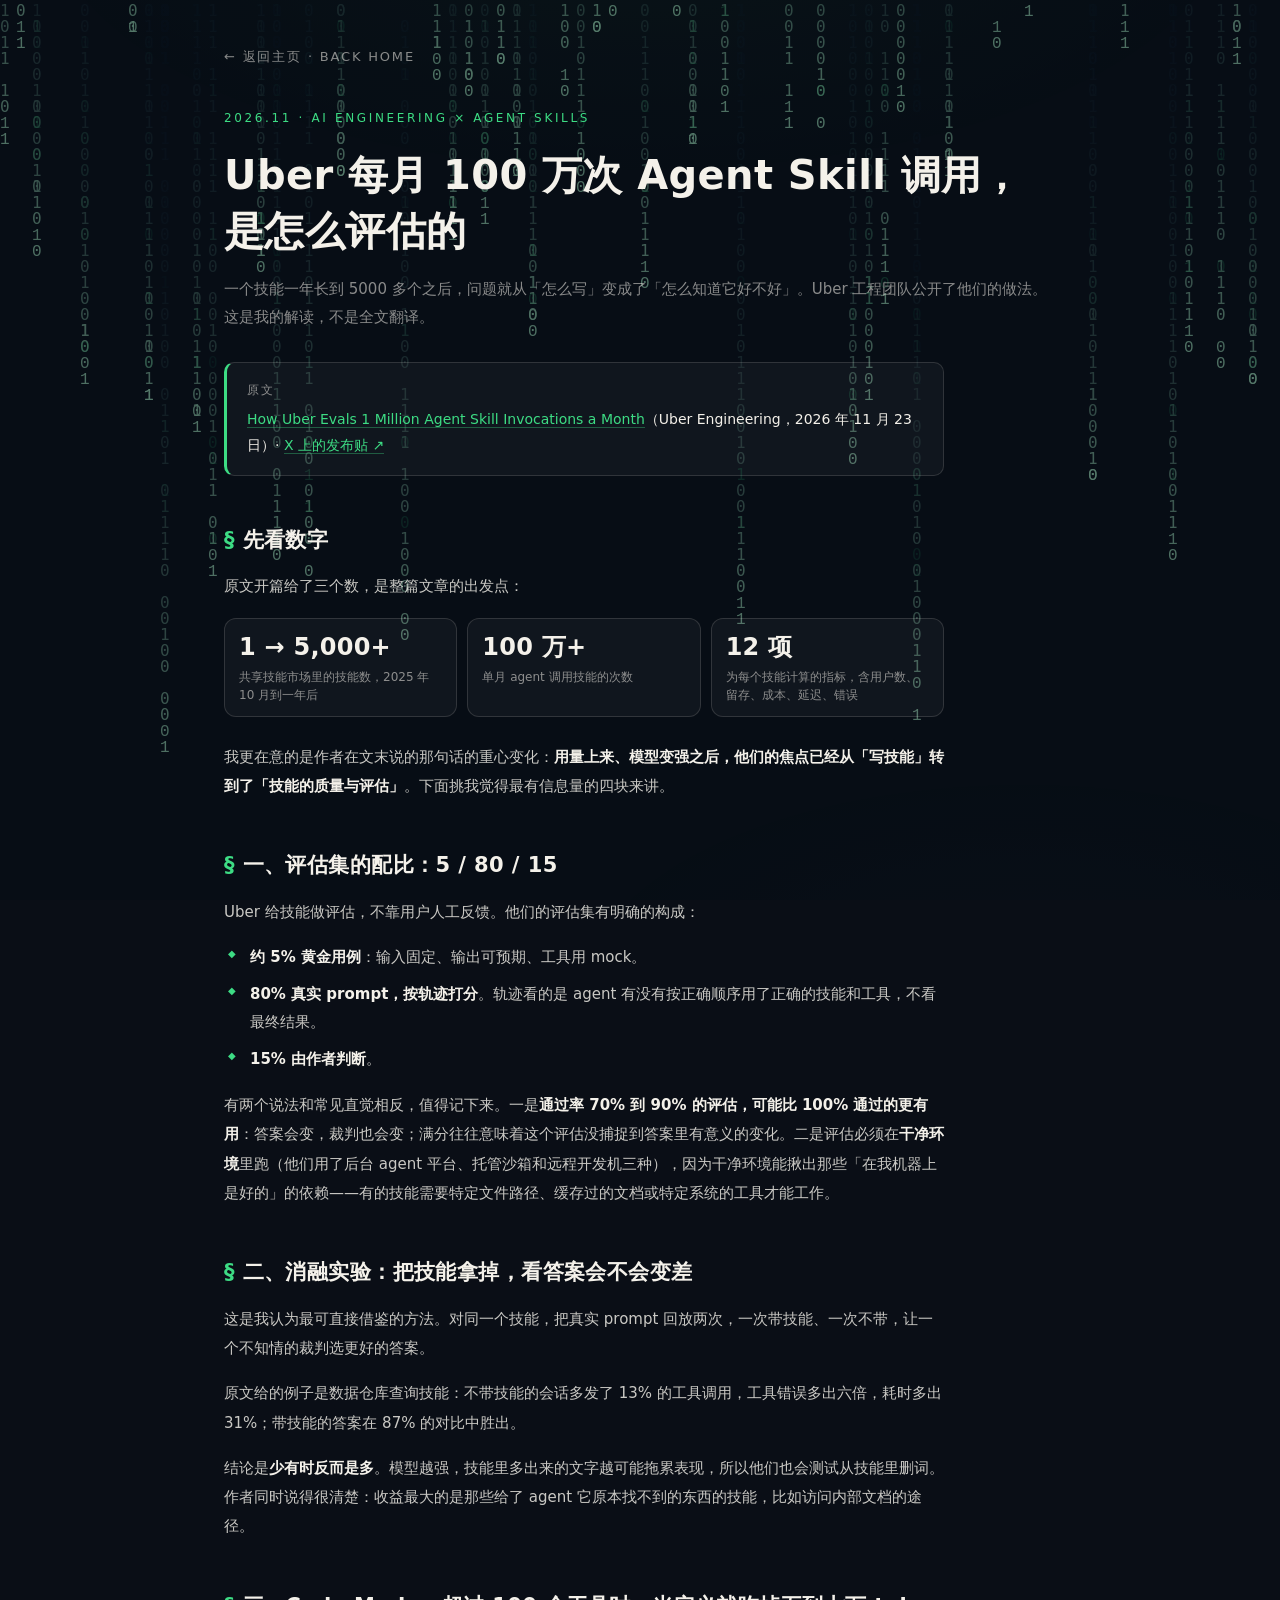
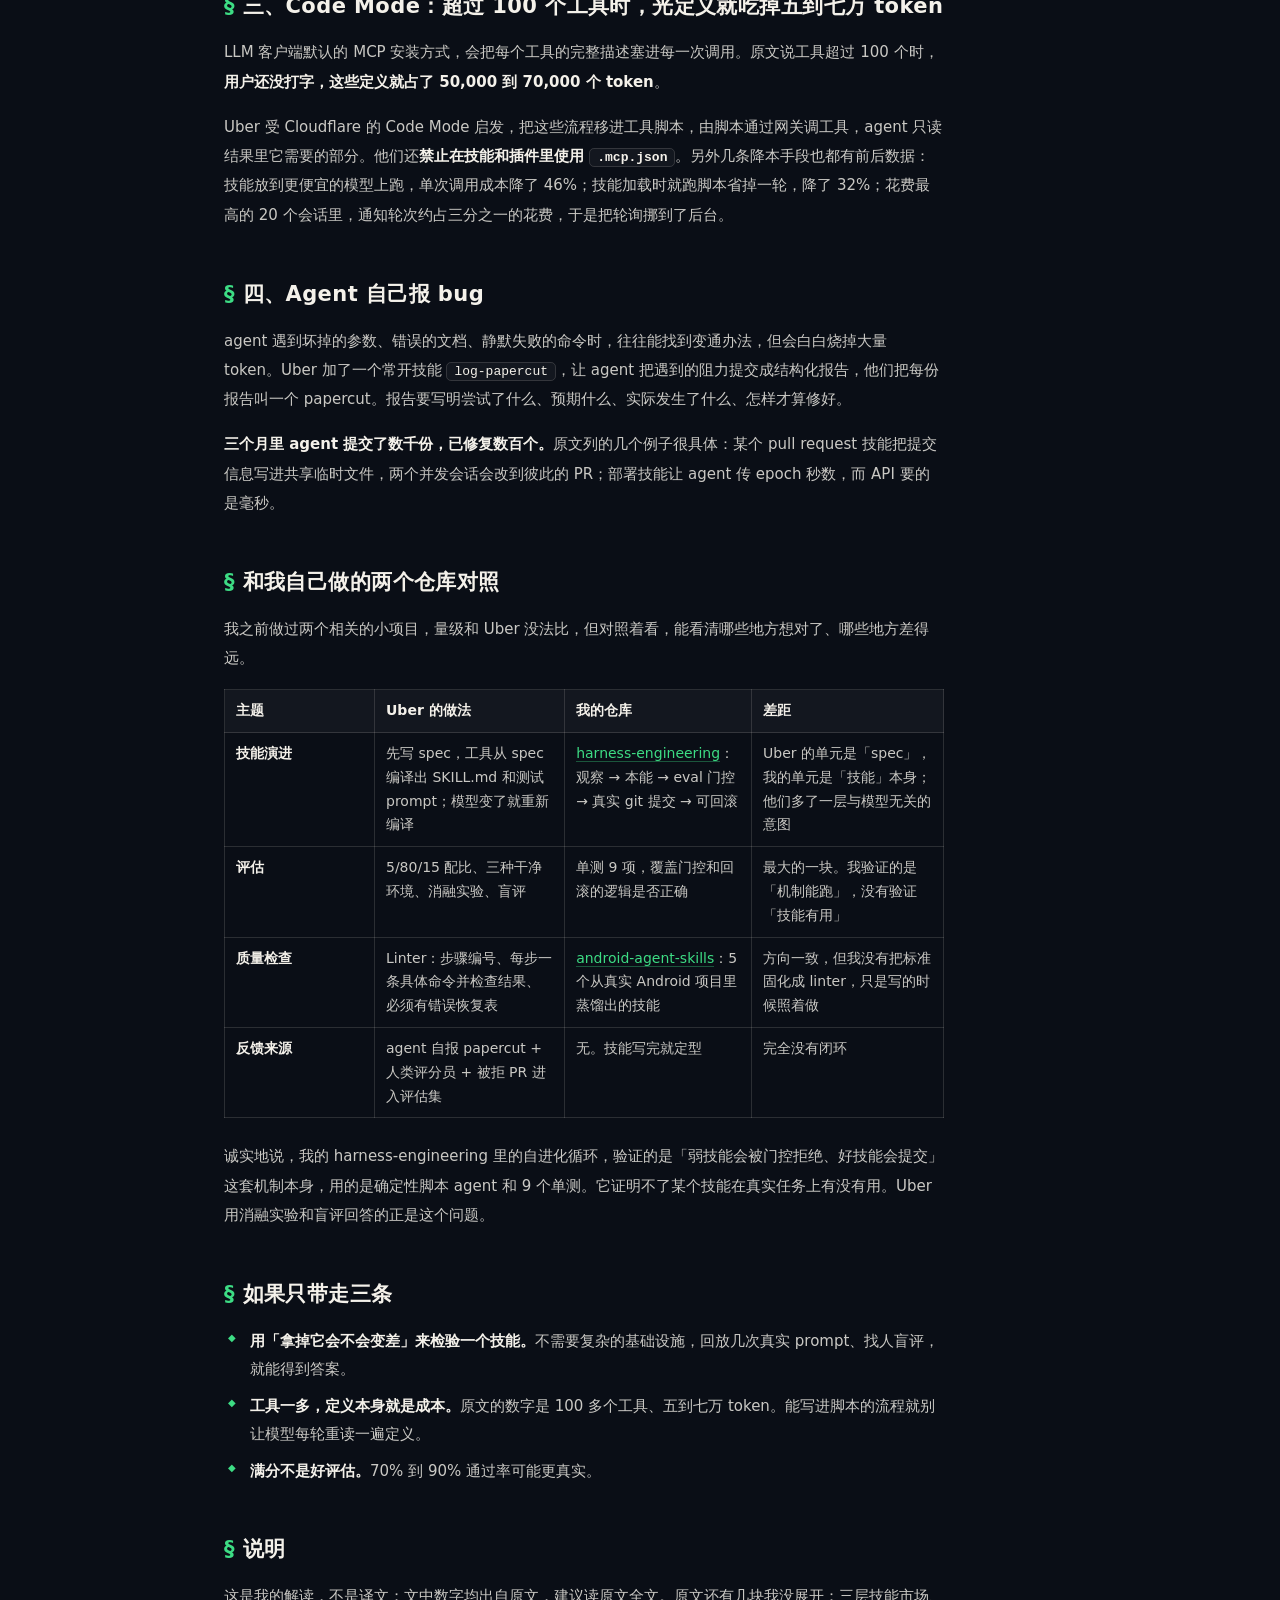
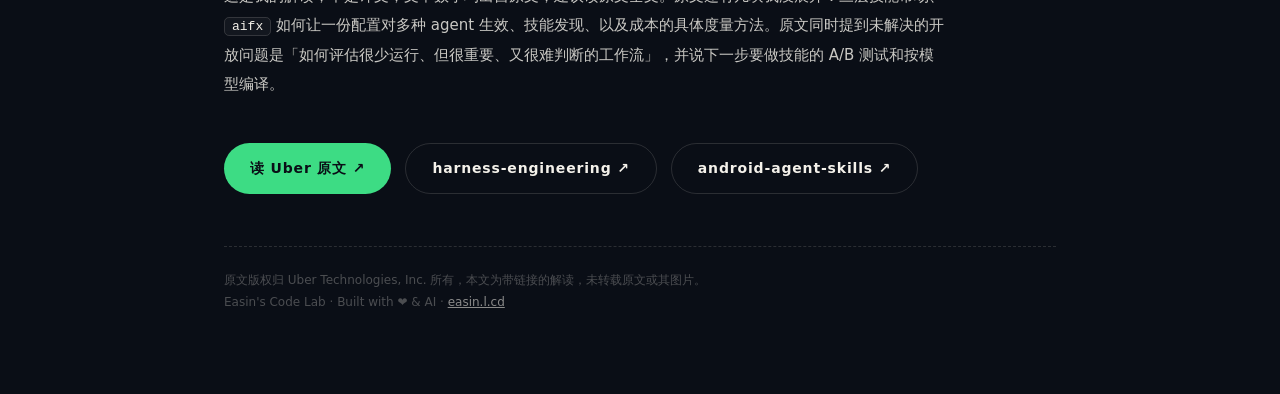
<file: article-uber-agent-skills.html>
<!DOCTYPE html>
<html lang="zh-CN">
<head>
    <meta charset="UTF-8">
    <meta name="viewport" content="width=device-width, initial-scale=1.0">
    <title>Uber 每月 100 万次 Agent Skill 调用是怎么评估的 — Easin</title>
    <meta name="description" content="Uber 工程团队公开了他们的企业级 Agent Skill 体系：一年 5000 多个技能、单月调用超 100 万次。一篇带原文链接的解读。">
    <link rel="stylesheet" href="css/easin.css?v=20260914">
    <style>
        .back-link {
            display: inline-block; margin: 46px 0 34px;
            font-size: 13px; letter-spacing: .14em; color: var(--ink-dim);
            text-decoration: none; transition: color .2s;
        }
        .back-link:hover { color: var(--accent); }

        .article-head .entry-tag {
            font-size: 12px; letter-spacing: .22em; color: var(--accent);
            margin-bottom: 18px;
        }
        .article-head h1 {
            font-size: clamp(26px, 4.6vw, 40px); font-weight: 800; line-height: 1.4;
            letter-spacing: .01em; margin-bottom: 16px;
        }
        .article-head .article-lead {
            color: var(--ink-dim); font-size: 15px; line-height: 1.9; margin-bottom: 30px;
        }

        .article-body { max-width: 720px; }
        .article-body h2 {
            font-size: 21px; font-weight: 800; margin: 46px 0 14px; letter-spacing: .02em;
        }
        .article-body h2::before { content: "§ "; color: var(--accent); }
        .article-body p { color: rgba(244, 241, 234, 0.82); font-size: 15px; line-height: 1.95; margin-bottom: 16px; }
        .article-body a { color: var(--accent); text-decoration: none; border-bottom: 1px solid rgba(61, 220, 132, .35); }
        .article-body a:hover { border-bottom-color: var(--accent); }
        .article-body ul { margin: 0 0 18px 4px; list-style: none; }
        .article-body ul li {
            color: rgba(244, 241, 234, 0.82); font-size: 15px; line-height: 1.9;
            padding-left: 22px; position: relative; margin-bottom: 8px;
        }
        .article-body ul li::before { content: "◆"; position: absolute; left: 0; top: 1px; font-size: 10px; color: var(--accent); }
        .article-body code {
            font-family: "SF Mono", Menlo, Consolas, monospace; font-size: 13px;
            background: var(--bg-elev); border: 1px solid var(--line);
            border-radius: 5px; padding: 1px 7px; color: var(--ink);
        }
        .article-body strong { color: var(--ink); }

        /* 引用原文时的来源框 */
        .src-box {
            border: 1px solid var(--line); border-left: 3px solid var(--accent);
            border-radius: 10px; padding: 16px 20px; margin: 0 0 30px;
            background: var(--bg-elev); font-size: 14px; line-height: 1.85; color: var(--ink);
        }
        .src-box .k { color: var(--ink-dim); font-size: 12px; letter-spacing: .14em; display: block; margin-bottom: 6px; }

        /* 数据卡 */
        .stat-row { display: grid; grid-template-columns: repeat(3, 1fr); gap: 10px; margin: 6px 0 26px; }
        .stat { border: 1px solid var(--line); border-radius: 12px; padding: 14px 14px 12px; background: var(--bg-elev); }
        .stat b { display: block; font-size: 24px; font-weight: 800; letter-spacing: .01em; color: var(--ink); line-height: 1.2; }
        .stat span { display: block; margin-top: 6px; font-size: 12px; color: var(--ink-dim); line-height: 1.5; }

        /* 对照表 */
        .cmp { border-collapse: collapse; margin: 8px 0 24px; font-size: 14px; }
        .cmp th, .cmp td { border: 1px solid var(--line); padding: 9px 11px; text-align: left; vertical-align: top; line-height: 1.7; }
        .cmp th { background: var(--bg-elev); color: var(--ink); font-weight: 700; white-space: nowrap; }
        .cmp td:first-child { color: var(--ink); font-weight: 700; white-space: nowrap; }
        .cmp td { color: rgba(244, 241, 234, 0.82); min-width: 150px; }

        .article-cta { display: flex; gap: 14px; flex-wrap: wrap; margin: 44px 0 10px; }
        .article-cta a {
            display: inline-flex; align-items: center; gap: 8px;
            font-size: 14px; font-weight: 700; letter-spacing: .06em;
            color: #0a0e16; background: var(--accent); text-decoration: none;
            padding: 12px 26px; border-radius: 999px; transition: transform .18s, filter .18s;
        }
        .article-cta a:hover { transform: translateY(-2px); filter: brightness(1.08); }
        .article-cta a.ghost { background: transparent; color: var(--ink); border: 1px solid var(--line); }
        .article-cta a.ghost:hover { border-color: var(--accent); color: var(--accent); filter: none; }

        .article-foot {
            margin-top: 52px; padding-top: 22px; border-top: 1px dashed var(--line);
            font-size: 12px; color: var(--ink-faint); line-height: 1.9;
        }
        /* 对照表：窄屏时由外层容器横向滚动（表格本身不滚动） */
        .cmp-wrap { max-width: 100%; overflow-x: auto; -webkit-overflow-scrolling: touch; margin: 8px 0 24px; }
        .cmp { margin: 0; }
        .cmp-hint { display: none; font-size: 12px; color: var(--ink-faint); margin: -16px 0 18px; letter-spacing: .04em; }
        @media (max-width: 600px) {
            .back-link { margin-top: 30px; }
            .stat-row { grid-template-columns: 1fr; }
            .cmp-hint { display: block; }
        }
    </style>
</head>
<body>
    <canvas id="matrix-rain"></canvas>

    <main class="page" style="padding-bottom: 80px;">
        <a class="back-link" href="./">← 返回主页 · BACK HOME</a>

        <header class="article-head">
            <div class="entry-tag">2026.11 · AI ENGINEERING × AGENT SKILLS</div>
            <h1>Uber 每月 100 万次 Agent Skill 调用，是怎么评估的</h1>
            <p class="article-lead">一个技能一年长到 5000 多个之后，问题就从「怎么写」变成了「怎么知道它好不好」。Uber 工程团队公开了他们的做法。这是我的解读，不是全文翻译。</p>
        </header>

        <div class="article-body">
            <div class="src-box">
                <span class="k">原文</span>
                <a href="https://www.uber.com/us/en/blog/optimizing-ubers-agent-skills/" target="_blank" rel="noopener">How Uber Evals 1 Million Agent Skill Invocations a Month</a>（Uber Engineering，2026 年 11 月 23 日）·
                <a href="https://x.com/UberEng/status/2125008806249930999" target="_blank" rel="noopener">X 上的发布贴 ↗</a>
            </div>

            <h2>先看数字</h2>
            <p>原文开篇给了三个数，是整篇文章的出发点：</p>
            <div class="stat-row">
                <div class="stat"><b>1 → 5,000+</b><span>共享技能市场里的技能数，2025 年 10 月到一年后</span></div>
                <div class="stat"><b>100 万+</b><span>单月 agent 调用技能的次数</span></div>
                <div class="stat"><b>12 项</b><span>为每个技能计算的指标，含用户数、留存、成本、延迟、错误</span></div>
            </div>
            <p>我更在意的是作者在文末说的那句话的重心变化：<strong>用量上来、模型变强之后，他们的焦点已经从「写技能」转到了「技能的质量与评估」</strong>。下面挑我觉得最有信息量的四块来讲。</p>

            <h2>一、评估集的配比：5 / 80 / 15</h2>
            <p>Uber 给技能做评估，不靠用户人工反馈。他们的评估集有明确的构成：</p>
            <ul>
                <li><strong>约 5% 黄金用例</strong>：输入固定、输出可预期、工具用 mock。</li>
                <li><strong>80% 真实 prompt，按轨迹打分</strong>。轨迹看的是 agent 有没有按正确顺序用了正确的技能和工具，不看最终结果。</li>
                <li><strong>15% 由作者判断</strong>。</li>
            </ul>
            <p>有两个说法和常见直觉相反，值得记下来。一是<strong>通过率 70% 到 90% 的评估，可能比 100% 通过的更有用</strong>：答案会变，裁判也会变；满分往往意味着这个评估没捕捉到答案里有意义的变化。二是评估必须在<strong>干净环境</strong>里跑（他们用了后台 agent 平台、托管沙箱和远程开发机三种），因为干净环境能揪出那些「在我机器上是好的」的依赖——有的技能需要特定文件路径、缓存过的文档或特定系统的工具才能工作。</p>

            <h2>二、消融实验：把技能拿掉，看答案会不会变差</h2>
            <p>这是我认为最可直接借鉴的方法。对同一个技能，把真实 prompt 回放两次，一次带技能、一次不带，让一个不知情的裁判选更好的答案。</p>
            <p>原文给的例子是数据仓库查询技能：不带技能的会话多发了 13% 的工具调用，工具错误多出六倍，耗时多出 31%；带技能的答案在 87% 的对比中胜出。</p>
            <p>结论是<strong>少有时反而是多</strong>。模型越强，技能里多出来的文字越可能拖累表现，所以他们也会测试从技能里删词。作者同时说得很清楚：收益最大的是那些给了 agent 它原本找不到的东西的技能，比如访问内部文档的途径。</p>

            <h2>三、Code Mode：超过 100 个工具时，光定义就吃掉五到七万 token</h2>
            <p>LLM 客户端默认的 MCP 安装方式，会把每个工具的完整描述塞进每一次调用。原文说工具超过 100 个时，<strong>用户还没打字，这些定义就占了 50,000 到 70,000 个 token</strong>。</p>
            <p>Uber 受 Cloudflare 的 Code Mode 启发，把这些流程移进工具脚本，由脚本通过网关调工具，agent 只读结果里它需要的部分。他们还<strong>禁止在技能和插件里使用 <code>.mcp.json</code></strong>。另外几条降本手段也都有前后数据：技能放到更便宜的模型上跑，单次调用成本降了 46%；技能加载时就跑脚本省掉一轮，降了 32%；花费最高的 20 个会话里，通知轮次约占三分之一的花费，于是把轮询挪到了后台。</p>

            <h2>四、Agent 自己报 bug</h2>
            <p>agent 遇到坏掉的参数、错误的文档、静默失败的命令时，往往能找到变通办法，但会白白烧掉大量 token。Uber 加了一个常开技能 <code>log-papercut</code>，让 agent 把遇到的阻力提交成结构化报告，他们把每份报告叫一个 papercut。报告要写明尝试了什么、预期什么、实际发生了什么、怎样才算修好。</p>
            <p><strong>三个月里 agent 提交了数千份，已修复数百个。</strong>原文列的几个例子很具体：某个 pull request 技能把提交信息写进共享临时文件，两个并发会话会改到彼此的 PR；部署技能让 agent 传 epoch 秒数，而 API 要的是毫秒。</p>

            <h2>和我自己做的两个仓库对照</h2>
            <p>我之前做过两个相关的小项目，量级和 Uber 没法比，但对照着看，能看清哪些地方想对了、哪些地方差得远。</p>
            <div class="cmp-wrap">
            <table class="cmp">
                <tr><th>主题</th><th>Uber 的做法</th><th>我的仓库</th><th>差距</th></tr>
                <tr>
                    <td>技能演进</td>
                    <td>先写 spec，工具从 spec 编译出 SKILL.md 和测试 prompt；模型变了就重新编译</td>
                    <td><a href="https://github.com/bayshier/harness-engineering" target="_blank" rel="noopener">harness-engineering</a>：观察 → 本能 → eval 门控 → 真实 git 提交 → 可回滚</td>
                    <td>Uber 的单元是「spec」，我的单元是「技能」本身；他们多了一层与模型无关的意图</td>
                </tr>
                <tr>
                    <td>评估</td>
                    <td>5/80/15 配比、三种干净环境、消融实验、盲评</td>
                    <td>单测 9 项，覆盖门控和回滚的逻辑是否正确</td>
                    <td>最大的一块。我验证的是「机制能跑」，没有验证「技能有用」</td>
                </tr>
                <tr>
                    <td>质量检查</td>
                    <td>Linter：步骤编号、每步一条具体命令并检查结果、必须有错误恢复表</td>
                    <td><a href="https://github.com/bayshier/android-agent-skills" target="_blank" rel="noopener">android-agent-skills</a>：5 个从真实 Android 项目里蒸馏出的技能</td>
                    <td>方向一致，但我没有把标准固化成 linter，只是写的时候照着做</td>
                </tr>
                <tr>
                    <td>反馈来源</td>
                    <td>agent 自报 papercut + 人类评分员 + 被拒 PR 进入评估集</td>
                    <td>无。技能写完就定型</td>
                    <td>完全没有闭环</td>
                </tr>
            </table>
            </div>
            <p class="cmp-hint">← 表格可左右滑动 →</p>
            <p>诚实地说，我的 harness-engineering 里的自进化循环，验证的是「弱技能会被门控拒绝、好技能会提交」这套机制本身，用的是确定性脚本 agent 和 9 个单测。它证明不了某个技能在真实任务上有没有用。Uber 用消融实验和盲评回答的正是这个问题。</p>

            <h2>如果只带走三条</h2>
            <ul>
                <li><strong>用「拿掉它会不会变差」来检验一个技能。</strong>不需要复杂的基础设施，回放几次真实 prompt、找人盲评，就能得到答案。</li>
                <li><strong>工具一多，定义本身就是成本。</strong>原文的数字是 100 多个工具、五到七万 token。能写进脚本的流程就别让模型每轮重读一遍定义。</li>
                <li><strong>满分不是好评估。</strong>70% 到 90% 通过率可能更真实。</li>
            </ul>

            <h2>说明</h2>
            <p>这是我的解读，不是译文；文中数字均出自原文，建议读原文全文。原文还有几块我没展开：三层技能市场、<code>aifx</code> 如何让一份配置对多种 agent 生效、技能发现、以及成本的具体度量方法。原文同时提到未解决的开放问题是「如何评估很少运行、但很重要、又很难判断的工作流」，并说下一步要做技能的 A/B 测试和按模型编译。</p>
        </div>

        <div class="article-cta">
            <a href="https://www.uber.com/us/en/blog/optimizing-ubers-agent-skills/" target="_blank" rel="noopener">读 Uber 原文 ↗</a>
            <a class="ghost" href="https://github.com/bayshier/harness-engineering" target="_blank" rel="noopener">harness-engineering ↗</a>
            <a class="ghost" href="https://github.com/bayshier/android-agent-skills" target="_blank" rel="noopener">android-agent-skills ↗</a>
        </div>

        <footer class="article-foot">
            原文版权归 Uber Technologies, Inc. 所有，本文为带链接的解读，未转载原文或其图片。<br>
            Easin's Code Lab · Built with ❤️ &amp; AI · <a href="./" style="color: var(--ink-dim);">easin.l.cd</a>
        </footer>
    </main>

    <script src="js/matrix-rain.js"></script>
</body>
</html>
</file>
<file: css/easin.css>
/* ============================================================
   Easin — Code · Craft · AI
   编辑部风格 · 参考 about.senbuzy.com
   深夜蓝底 + 暖白大字 · 无卡片纯排版 · 3D Logo 星球
   ============================================================ */

* { margin: 0; padding: 0; box-sizing: border-box; }

:root {
    --bg: #0a0e16;
    --bg-elev: rgba(244, 241, 234, 0.04);
    --ink: #f4f1ea;
    --ink-dim: rgba(244, 241, 234, 0.55);
    --ink-faint: rgba(244, 241, 234, 0.28);
    --line: rgba(244, 241, 234, 0.14);
    --accent: #3DDC84;
    --serif-cn: "Chiron GoRound TC", "PingFang SC", "Microsoft YaHei", system-ui, sans-serif;
}

html { scroll-behavior: smooth; }

body {
    font-family: "Helvetica Neue", var(--serif-cn);
    background: var(--bg);
    color: var(--ink);
    line-height: 1.75;
    overflow-x: hidden;
    -webkit-font-smoothing: antialiased;
}

/* 背景微光 + 视差（极克制） */
body::before {
    content: "";
    position: fixed;
    inset: 0;
    z-index: -1;
    background:
        radial-gradient(ellipse 80% 50% at 50% -10%, rgba(61, 220, 132, 0.05), transparent 60%),
        radial-gradient(ellipse 60% 40% at 80% 110%, rgba(90, 120, 200, 0.04), transparent 60%);
    background-position-y: var(--bg-shift, 0);
}

/* 黑客帝国数字雨（位于渐变之上、内容之下） */
#matrix-rain {
    position: fixed;
    inset: 0;
    z-index: -1;
    width: 100%;
    height: 100%;
    opacity: 0.45;
    pointer-events: none;
}

::selection { background: rgba(61, 220, 132, 0.3); }

/* ============================================================
   角落标签
   ============================================================ */
.corner {
    position: fixed;
    z-index: 100;
    font-size: 12px;
    letter-spacing: 0.12em;
    color: var(--ink-dim);
    line-height: 1.5;
    text-transform: uppercase;
    pointer-events: none;
}
.corner span { color: var(--ink-faint); font-size: 11px; }
.corner-tl { top: 28px; left: 32px; }
.corner-tr { top: 28px; right: 32px; text-align: right; }
.corner-bl { bottom: 28px; left: 32px; }
.corner-br { bottom: 28px; right: 32px; text-align: right; }

@media (max-width: 768px) {
    .corner-bl, .corner-br { display: none; }
    .corner-tl { top: 18px; left: 18px; }
    .corner-tr { top: 18px; right: 18px; }
}

/* ============================================================
   主容器 — 内容列
   ============================================================ */
.page {
    max-width: 880px;
    margin: 0 auto;
    padding: 0 24px 120px;
}

/* ============================================================
   Hero
   ============================================================ */
.s-hero {
    min-height: 92vh;
    display: flex;
    flex-direction: column;
    justify-content: center;
    align-items: center;
    text-align: center;
    position: relative;
    padding: 100px 0 60px;
}

.hero-title {
    font-size: clamp(64px, 12vw, 110px);
    font-weight: 400;
    letter-spacing: 0.02em;
    line-height: 1.05;
    color: var(--ink);
    animation: heroIn 1.2s cubic-bezier(0.2, 0.7, 0.2, 1) both;
}

@keyframes heroIn {
    from { opacity: 0; transform: translateY(30px); }
    to { opacity: 1; transform: translateY(0); }
}

.hero-sub {
    margin-top: 20px;
    font-size: 14px;
    color: var(--ink-dim);
    max-width: 460px;
    line-height: 2;
    animation: heroIn 1.2s 0.15s cubic-bezier(0.2, 0.7, 0.2, 1) both;
}

/* ---------- 3D Logo 星球 ---------- */
.hero-galaxy {
    position: relative;
    width: min(560px, 92vw);
    height: min(560px, 92vw);
    max-height: 68vh;
    margin-top: 20px;
    animation: heroIn 1.4s 0.3s cubic-bezier(0.2, 0.7, 0.2, 1) both;
}

.hero-galaxy-scene {
    position: absolute;
    inset: 0;
    cursor: grab;
    touch-action: none;
    user-select: none;
    -webkit-user-select: none;
}

.hero-galaxy-scene:active { cursor: grabbing; }

/* 极淡的中心辉光（星球氛围） */
.hero-galaxy-scene::before {
    content: "";
    position: absolute;
    inset: 12%;
    border-radius: 50%;
    background: radial-gradient(circle,
        rgba(61, 220, 132, 0.05) 0%,
        rgba(90, 120, 200, 0.03) 45%,
        transparent 70%);
    pointer-events: none;
}

.logo-sphere {
    position: absolute;
    top: 50%;
    left: 50%;
    width: 0;
    height: 0;
}

.logo-sphere-item {
    position: absolute;
    top: 50%;
    left: 50%;
    width: 46px;
    height: 46px;
    padding: 10px;
    border-radius: 12px;
    background: rgba(244, 241, 234, 0.03);
    border: 1px solid rgba(244, 241, 234, 0.08);
    will-change: transform, opacity;
    display: flex;
    align-items: center;
    justify-content: center;
    filter: brightness(0) invert(1);
    text-decoration: none;
    cursor: pointer;
    transition: background 0.25s, border-color 0.25s, box-shadow 0.25s;
}

.logo-sphere-item:hover {
    background: rgba(61, 220, 132, 0.12);
    border-color: rgba(61, 220, 132, 0.5);
    box-shadow: 0 0 24px rgba(61, 220, 132, 0.18);
}

.logo-sphere-item img {
    width: 100%;
    height: 100%;
    object-fit: contain;
    pointer-events: none;
}

.galaxy-hint {
    margin-top: 8px;
    font-size: 11px;
    letter-spacing: 0.15em;
    color: var(--ink-faint);
    text-transform: uppercase;
    animation: heroIn 1.2s 0.45s cubic-bezier(0.2, 0.7, 0.2, 1) both;
}

/* ---------- SCROLL 指示 ---------- */
.scroll-ind {
    position: absolute;
    bottom: 34px;
    left: 50%;
    transform: translateX(-50%);
    display: flex;
    flex-direction: column;
    align-items: center;
    gap: 10px;
    font-size: 10px;
    letter-spacing: 0.35em;
    color: var(--ink-faint);
}
.scroll-ind i {
    display: block;
    width: 1px;
    height: 42px;
    background: linear-gradient(180deg, var(--ink-faint), transparent);
    animation: scrollPulse 2.2s ease-in-out infinite;
    transform-origin: top;
}
@keyframes scrollPulse {
    0%, 100% { transform: scaleY(0.4); opacity: 0.4; }
    50% { transform: scaleY(1); opacity: 1; }
}

/* ============================================================
   区块通用 — 编辑部排版
   ============================================================ */
.s-block { padding: 110px 0 0; }

.s-block > h2 {
    font-size: clamp(40px, 7vw, 56px);
    font-weight: 600;
    letter-spacing: 0.01em;
    margin-bottom: 64px;
    color: var(--ink);
}

/* ============================================================
   Works — 时间线作品（标题可点击跳转）
   ============================================================ */
.entry {
    display: grid;
    grid-template-columns: 180px 1fr;
    gap: 28px;
    padding: 36px 0;
    border-top: 1px solid var(--line);
}

.entry:last-child { border-bottom: 1px solid var(--line); }

.entry-years {
    font-size: 13px;
    letter-spacing: 0.08em;
    color: var(--ink-faint);
    font-variant-numeric: tabular-nums;
    padding-top: 8px;
}

.entry-body h3 {
    font-size: clamp(20px, 3vw, 26px);
    font-weight: 600;
    color: var(--ink);
    margin-bottom: 6px;
}

.entry-body h3 a {
    color: var(--ink);
    text-decoration: none;
    background-image: linear-gradient(var(--accent), var(--accent));
    background-size: 0% 1px;
    background-position: 0 100%;
    background-repeat: no-repeat;
    transition: background-size 0.4s cubic-bezier(0.2, 0.7, 0.2, 1);
}

.entry-body h3 a:hover {
    background-size: 100% 1px;
}

.entry-tag {
    display: inline-block;
    font-size: 11px;
    letter-spacing: 0.12em;
    color: var(--accent);
    text-transform: uppercase;
    margin-bottom: 12px;
}

.entry-body p {
    font-size: 14px;
    color: var(--ink-dim);
    max-width: 560px;
    line-height: 1.9;
}

/* ============================================================
   Contact
   ============================================================ */
.contact-links {
    display: flex;
    flex-wrap: wrap;
    gap: 14px 36px;
}

.contact-links a {
    font-size: 17px;
    color: var(--ink);
    text-decoration: none;
    border-bottom: 1px solid transparent;
    transition: color 0.25s, border-color 0.25s;
    padding-bottom: 2px;
}

.contact-links a:hover {
    color: var(--accent);
    border-color: var(--accent);
}

.footer {
    margin-top: 90px;
    padding-top: 28px;
    border-top: 1px solid var(--line);
    font-size: 12px;
    color: var(--ink-faint);
    letter-spacing: 0.06em;
    display: flex;
    justify-content: space-between;
    flex-wrap: wrap;
    gap: 8px;
}

.footer a { color: inherit; text-decoration: none; }
.footer .author { color: var(--ink-dim); }

/* ============================================================
   角落 noko
   ============================================================ */
.noko-float {
    position: fixed;
    right: 24px;
    bottom: 24px;
    width: 64px;
    height: 64px;
    z-index: 200;
    cursor: pointer;
    perspective: 200px;
    filter: drop-shadow(0 4px 12px rgba(0, 0, 0, 0.5));
    will-change: transform;
    animation: noko-bob 4s ease-in-out infinite;
}

.noko-float img {
    width: 100%;
    height: 100%;
    object-fit: contain;
    border-radius: 50%;
    border: 1px solid var(--line);
    background: rgba(244, 241, 234, 0.04);
    pointer-events: none;
}

@keyframes noko-bob {
    0%, 100% { translate: 0 0; }
    50% { translate: 0 -6px; }
}

@media (max-width: 600px) { .noko-float { display: none; } }

/* ============================================================
   胶片噪点 + 暗角
   ============================================================ */
.noise-overlay {
    position: fixed;
    inset: 0;
    z-index: 9999;
    pointer-events: none;
    opacity: 0.035;
    mix-blend-mode: overlay;
    background-image: url("data:image/svg+xml,%3Csvg xmlns='http://www.w3.org/2000/svg' width='160' height='160'%3E%3Cfilter id='n'%3E%3CfeTurbulence type='fractalNoise' baseFrequency='0.85' numOctaves='3' stitchTiles='stitch'/%3E%3C/filter%3E%3Crect width='100%25' height='100%25' filter='url(%23n)'/%3E%3C/svg%3E");
}

.vignette {
    position: fixed;
    inset: 0;
    z-index: 9998;
    pointer-events: none;
    background: radial-gradient(ellipse at center, transparent 60%, rgba(4, 6, 10, 0.35) 100%);
}

/* ============================================================
   滚动入场
   ============================================================ */
.reveal {
    opacity: 0;
    transform: translateY(28px);
    transition: opacity 0.8s cubic-bezier(0.2, 0.7, 0.2, 1),
                transform 0.8s cubic-bezier(0.2, 0.7, 0.2, 1);
}
.reveal.in-view {
    opacity: 1;
    transform: translateY(0);
}

/* ============================================================
   响应式
   ============================================================ */
@media (max-width: 640px) {
    .entry { grid-template-columns: 1fr; gap: 8px; padding: 28px 0; }
    .entry-years { padding-top: 0; }
    .work { grid-template-columns: 1fr; gap: 8px; padding: 30px 0; }
    .work-num { padding-top: 0; font-size: 13px; }
    .s-block { padding-top: 80px; }
    .footer { flex-direction: column; }
}

/* ============================================================
   无障碍
   ============================================================ */
@media (prefers-reduced-motion: reduce) {
    .noko-float { animation: none; }
    .hero-title, .hero-sub, .hero-galaxy, .galaxy-hint { animation: none; }
    .scroll-ind i { animation: none; }
    .reveal { opacity: 1 !important; transform: none !important; transition: none !important; }
    .noise-overlay, .vignette, #matrix-rain { display: none; }
}

/* 时间线内嵌图片（如 token 用量统计卡） */
.entry-body .entry-img {
    display: block; margin-top: 12px;
    max-width: 207px; width: 100%;
    border-radius: 12px;
    border: 1px solid rgba(255, 255, 255, 0.1);
    box-shadow: 0 6px 24px rgba(0, 0, 0, 0.35);
    cursor: zoom-in;
    transition: transform 0.2s;
}
.entry-body .entry-img:hover { transform: translateY(-2px); }


/* ============================================================
   时间线筛选与折叠
   ============================================================ */
.tl-filter {
    display: flex; gap: 8px; flex-wrap: wrap; margin: 6px 0 30px;
}
.tl-btn {
    font-family: var(--serif-cn); font-size: 12px; letter-spacing: .12em;
    color: var(--ink-dim); background: var(--bg-elev);
    border: 1px solid var(--line); border-radius: 999px;
    padding: 6px 16px; cursor: pointer; transition: all .18s;
}
.tl-btn:hover { color: var(--ink); border-color: rgba(244, 241, 234, .4); }
.tl-btn.is-active {
    color: #0a0e16; background: var(--accent); border-color: var(--accent); font-weight: 700;
}
.entry.tl-hidden { display: none; }
.tl-more-wrap { text-align: center; margin-top: 34px; }
.tl-more {
    font-family: var(--serif-cn); font-size: 13px; letter-spacing: .14em;
    color: var(--ink); background: transparent;
    border: 1px solid var(--line); border-radius: 999px;
    padding: 10px 30px; cursor: pointer; transition: all .18s;
}
.tl-more:hover { border-color: var(--accent); color: var(--accent); }
</file>
